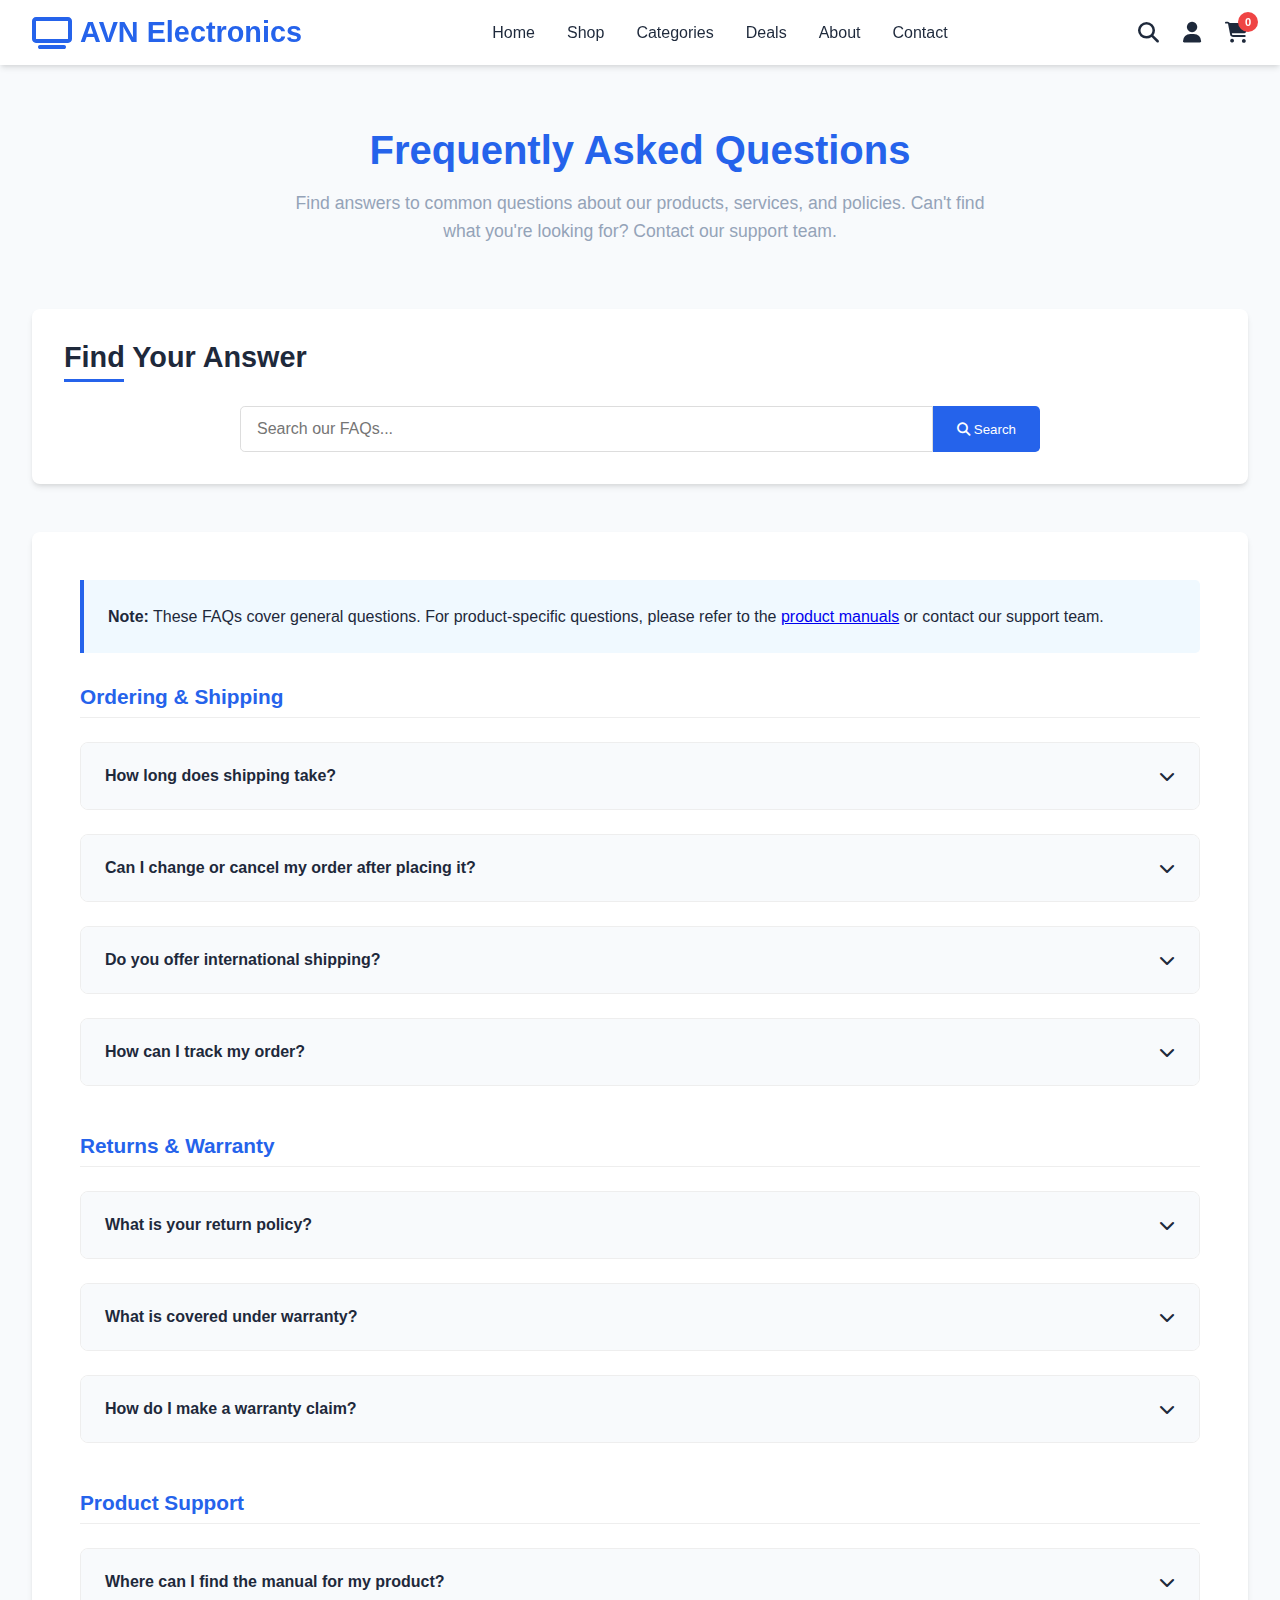
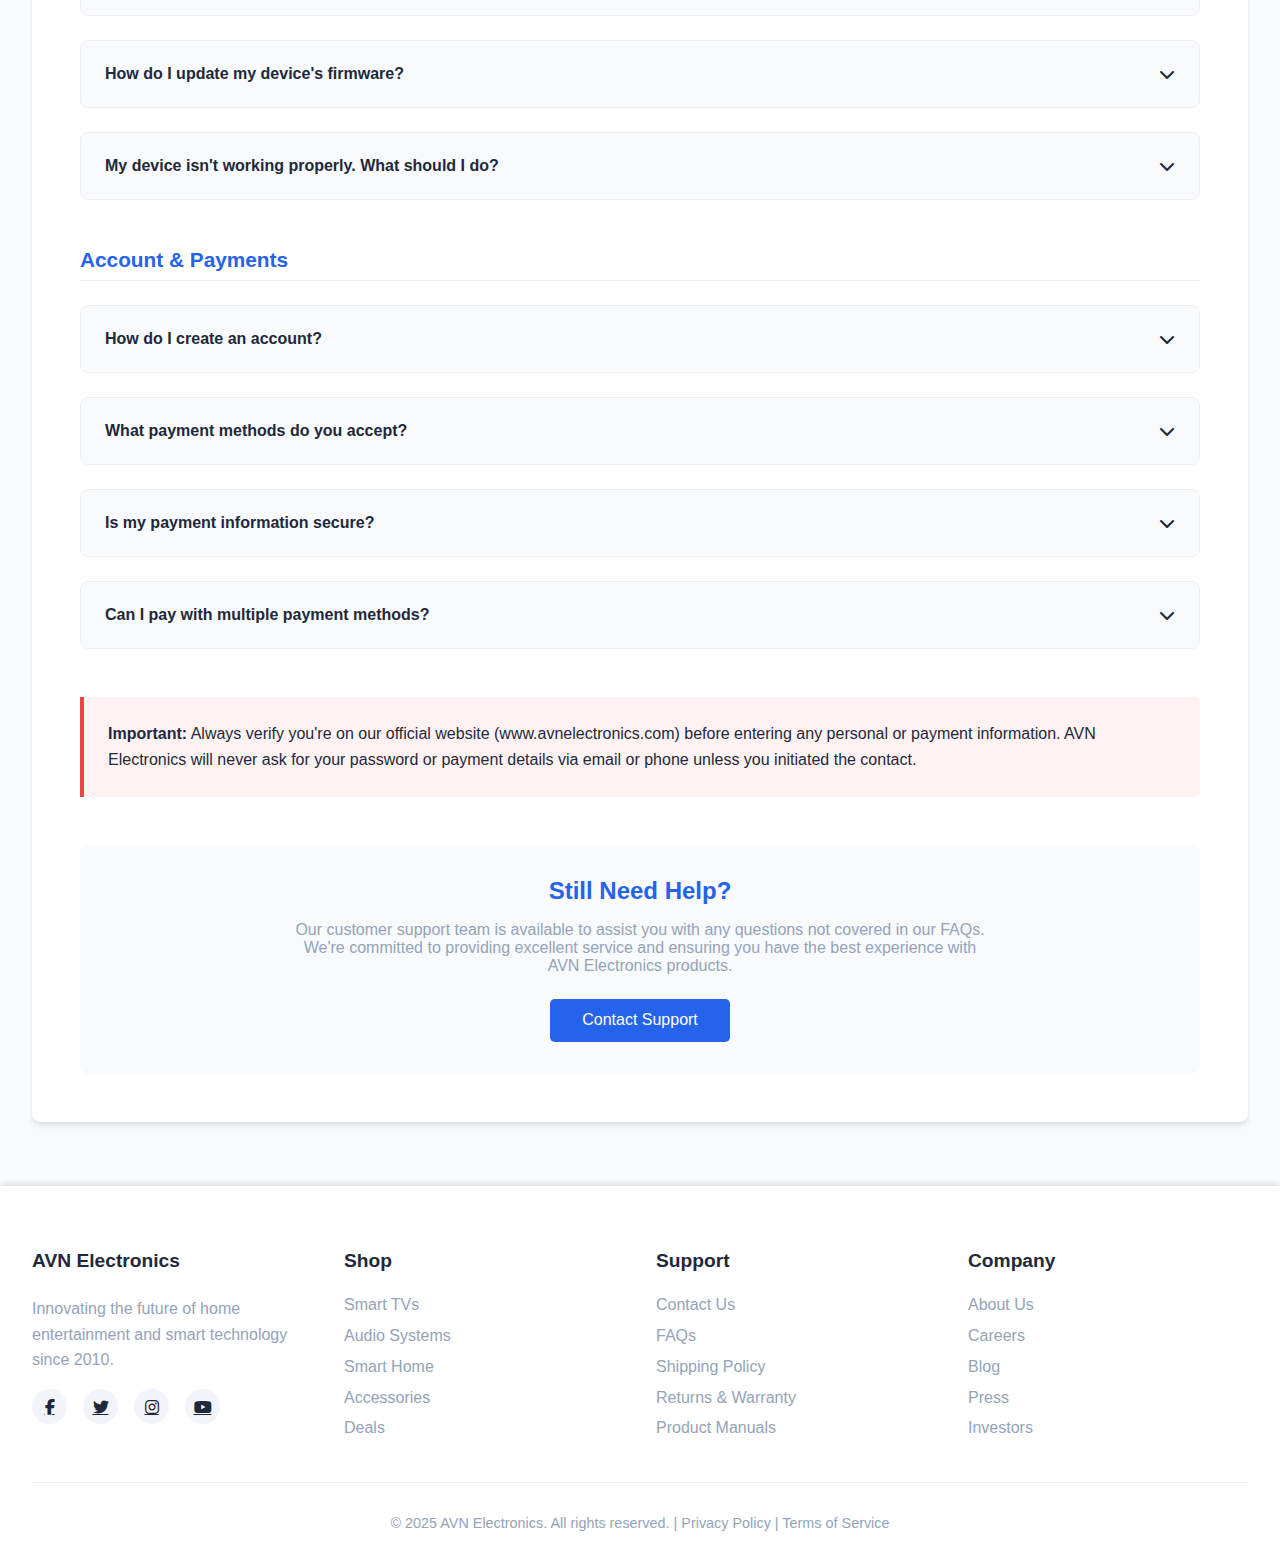
<file: faqs.html>
<!DOCTYPE html>
<html lang="en">
<head>
    <meta charset="UTF-8">
    <meta name="viewport" content="width=device-width, initial-scale=1.0">
    <title>FAQs - AVN Electronics</title>
    <link rel="stylesheet" href="https://cdnjs.cloudflare.com/ajax/libs/font-awesome/6.4.0/css/all.min.css">
    <style>
        :root {
            --primary: #2563eb;
            --primary-dark: #1d4ed8;
            --dark: #1e293b;
            --light: #f8fafc;
            --gray: #94a3b8;
            --red: #ef4444;
            --green: #10b981;
            --shadow: 0 4px 6px -1px rgba(0, 0, 0, 0.1), 0 2px 4px -1px rgba(0, 0, 0, 0.06);
            --transition: all 0.3s ease;
        }

        * {
            margin: 0;
            padding: 0;
            box-sizing: border-box;
            font-family: 'Segoe UI', Tahoma, Geneva, Verdana, sans-serif;
        }

        html {
            scroll-behavior: smooth;
        }

        body {
            background-color: var(--light);
            color: var(--dark);
            overflow-x: hidden;
        }

        /* Header Styles */
        header {
            background-color: white;
            box-shadow: var(--shadow);
            position: fixed;
            width: 100%;
            top: 0;
            z-index: 1000;
            padding: 1rem 2rem;
        }

        .navbar {
            display: flex;
            justify-content: space-between;
            align-items: center;
            max-width: 1400px;
            margin: 0 auto;
        }

        .logo {
            font-size: 1.8rem;
            font-weight: 700;
            color: var(--primary);
            text-decoration: none;
            display: flex;
            align-items: center;
            gap: 0.5rem;
        }

        .logo i {
            font-size: 2rem;
        }

        .nav-links {
            display: flex;
            gap: 2rem;
        }

        .nav-links a {
            text-decoration: none;
            color: var(--dark);
            font-weight: 500;
            transition: var(--transition);
            position: relative;
        }

        .nav-links a:hover {
            color: var(--primary);
        }

        .nav-links a::after {
            content: '';
            position: absolute;
            bottom: -5px;
            left: 0;
            width: 0;
            height: 2px;
            background-color: var(--primary);
            transition: var(--transition);
        }

        .nav-links a:hover::after {
            width: 100%;
        }

        .nav-actions {
            display: flex;
            gap: 1.5rem;
            align-items: center;
        }

        .nav-actions i {
            font-size: 1.3rem;
            cursor: pointer;
            transition: var(--transition);
        }

        .nav-actions i:hover {
            color: var(--primary);
        }

        .cart-count {
            position: absolute;
            top: -10px;
            right: -10px;
            background-color: var(--red);
            color: white;
            border-radius: 50%;
            width: 20px;
            height: 20px;
            display: flex;
            align-items: center;
            justify-content: center;
            font-size: 0.7rem;
            font-weight: bold;
        }

        .cart-icon {
            position: relative;
        }

        .mobile-menu-btn {
            display: none;
            background: none;
            border: none;
            font-size: 1.5rem;
            cursor: pointer;
            color: var(--dark);
        }

        /* Main Content */
        .faq-container {
            max-width: 1400px;
            margin: 0 auto;
            padding: 8rem 2rem 4rem;
        }

        /* Hero Section */
        .faq-hero {
            text-align: center;
            margin-bottom: 4rem;
        }

        .faq-hero h1 {
            font-size: 2.5rem;
            margin-bottom: 1rem;
            color: var(--primary);
        }

        .faq-hero p {
            color: var(--gray);
            font-size: 1.1rem;
            max-width: 700px;
            margin: 0 auto;
            line-height: 1.6;
        }

        /* Search Section */
        .search-section {
            background-color: white;
            border-radius: 0.5rem;
            padding: 2rem;
            box-shadow: var(--shadow);
            margin-bottom: 3rem;
        }

        .search-form {
            display: flex;
            max-width: 800px;
            margin: 0 auto;
        }

        .search-input {
            flex: 1;
            padding: 0.8rem 1rem;
            border: 1px solid #ddd;
            border-radius: 0.3rem 0 0 0.3rem;
            font-size: 1rem;
            outline: none;
            transition: var(--transition);
        }

        .search-input:focus {
            border-color: var(--primary);
        }

        .search-btn {
            background-color: var(--primary);
            color: white;
            border: none;
            padding: 0 1.5rem;
            border-radius: 0 0.3rem 0.3rem 0;
            cursor: pointer;
            transition: var(--transition);
        }

        .search-btn:hover {
            background-color: var(--primary-dark);
        }

        /* FAQ Content */
        .faq-content {
            background-color: white;
            border-radius: 0.5rem;
            padding: 3rem;
            box-shadow: var(--shadow);
        }

        .section-title {
            font-size: 1.8rem;
            margin-bottom: 1.5rem;
            color: var(--dark);
            position: relative;
            padding-bottom: 0.5rem;
        }

        .section-title::after {
            content: '';
            position: absolute;
            bottom: 0;
            left: 0;
            width: 60px;
            height: 3px;
            background-color: var(--primary);
        }

        .faq-category {
            margin-bottom: 3rem;
        }

        .faq-category h3 {
            font-size: 1.3rem;
            margin-bottom: 1.5rem;
            color: var(--primary);
            padding-bottom: 0.5rem;
            border-bottom: 1px solid #eee;
        }

        .faq-item {
            margin-bottom: 1.5rem;
            border: 1px solid #eee;
            border-radius: 0.5rem;
            overflow: hidden;
            transition: var(--transition);
        }

        .faq-item.active {
            border-color: var(--primary);
            box-shadow: 0 0 0 1px var(--primary);
        }

        .faq-question {
            padding: 1.5rem;
            background-color: #f8fafc;
            cursor: pointer;
            display: flex;
            justify-content: space-between;
            align-items: center;
            font-weight: 600;
            transition: var(--transition);
        }

        .faq-question:hover {
            background-color: #f1f5f9;
        }

        .faq-question i {
            transition: var(--transition);
        }

        .faq-item.active .faq-question i {
            transform: rotate(180deg);
        }

        .faq-answer {
            padding: 0 1.5rem;
            max-height: 0;
            overflow: hidden;
            transition: var(--transition);
        }

        .faq-item.active .faq-answer {
            padding: 1.5rem;
            max-height: 500px;
        }

        .faq-answer p {
            line-height: 1.6;
            margin-bottom: 1rem;
        }

        .faq-answer ul, .faq-answer ol {
            margin-left: 1.5rem;
            margin-bottom: 1rem;
        }

        .faq-answer li {
            margin-bottom: 0.5rem;
            line-height: 1.6;
        }

        .note-box {
            background-color: #f0f9ff;
            border-left: 4px solid var(--primary);
            padding: 1.5rem;
            margin-bottom: 2rem;
            border-radius: 0 0.3rem 0.3rem 0;
        }

        .warning-box {
            background-color: #fef2f2;
            border-left: 4px solid var(--red);
            padding: 1.5rem;
            margin-bottom: 2rem;
            border-radius: 0 0.3rem 0.3rem 0;
        }

        .note-box p, .warning-box p {
            color: var(--dark);
            line-height: 1.6;
        }

        .contact-prompt {
            text-align: center;
            margin-top: 3rem;
            padding: 2rem;
            background-color: #f8fafc;
            border-radius: 0.5rem;
        }

        .contact-prompt h3 {
            font-size: 1.5rem;
            margin-bottom: 1rem;
            color: var(--primary);
        }

        .contact-prompt p {
            margin-bottom: 1.5rem;
            color: var(--gray);
            max-width: 700px;
            margin-left: auto;
            margin-right: auto;
        }

        .contact-btn {
            display: inline-block;
            background-color: var(--primary);
            color: white;
            padding: 0.8rem 2rem;
            border-radius: 0.3rem;
            text-decoration: none;
            font-weight: 500;
            transition: var(--transition);
        }

        .contact-btn:hover {
            background-color: var(--primary-dark);
            transform: translateY(-2px);
        }

        /* Mobile Menu */
        .mobile-menu {
            position: fixed;
            top: 0;
            right: -100%;
            width: 80%;
            max-width: 350px;
            height: 100vh;
            background-color: white;
            box-shadow: -5px 0 15px rgba(0, 0, 0, 0.1);
            z-index: 1001;
            transition: var(--transition);
            padding: 2rem;
            overflow-y: auto;
        }

        .mobile-menu.active {
            right: 0;
        }

        .mobile-menu-header {
            display: flex;
            justify-content: space-between;
            align-items: center;
            margin-bottom: 2rem;
            padding-bottom: 1rem;
            border-bottom: 1px solid #eee;
        }

        .close-menu {
            background: none;
            border: none;
            font-size: 1.5rem;
            cursor: pointer;
            color: var(--dark);
        }

        .mobile-nav-links {
            list-style: none;
            margin-bottom: 2rem;
        }

        .mobile-nav-links li {
            margin-bottom: 1rem;
        }

        .mobile-nav-links a {
            text-decoration: none;
            color: var(--dark);
            font-size: 1.1rem;
            font-weight: 500;
            display: block;
            padding: 0.5rem 0;
            transition: var(--transition);
        }

        .mobile-nav-links a:hover {
            color: var(--primary);
            padding-left: 10px;
        }

        .mobile-nav-actions {
            display: flex;
            gap: 1rem;
            margin-top: 2rem;
        }

        /* Overlay */
        .overlay {
            position: fixed;
            top: 0;
            left: 0;
            width: 100%;
            height: 100%;
            background-color: rgba(0, 0, 0, 0.5);
            z-index: 1000;
            opacity: 0;
            pointer-events: none;
            transition: var(--transition);
        }

        .overlay.active {
            opacity: 1;
            pointer-events: all;
        }

        /* Footer */
        footer {
            background-color: white;
            padding: 4rem 2rem 2rem;
            box-shadow: 0 -4px 6px -1px rgba(0, 0, 0, 0.1);
        }

        .footer-content {
            max-width: 1400px;
            margin: 0 auto;
            display: grid;
            grid-template-columns: repeat(auto-fit, minmax(200px, 1fr));
            gap: 2rem;
            margin-bottom: 2rem;
        }

        .footer-column h3 {
            font-size: 1.2rem;
            margin-bottom: 1.5rem;
            color: var(--dark);
        }

        .footer-column p {
            color: var(--gray);
            line-height: 1.6;
            margin-bottom: 1rem;
        }

        .footer-social {
            display: flex;
            gap: 1rem;
        }

        .footer-social a {
            width: 35px;
            height: 35px;
            border-radius: 50%;
            background-color: #f1f5f9;
            display: flex;
            align-items: center;
            justify-content: center;
            color: var(--dark);
            transition: var(--transition);
        }

        .footer-social a:hover {
            background-color: var(--primary);
            color: white;
        }

        .footer-column ul {
            list-style: none;
        }

        .footer-column ul li {
            margin-bottom: 0.8rem;
        }

        .footer-column ul li a {
            text-decoration: none;
            color: var(--gray);
            transition: var(--transition);
        }

        .footer-column ul li a:hover {
            color: var(--primary);
            padding-left: 5px;
        }

        .footer-bottom {
            max-width: 1400px;
            margin: 0 auto;
            padding-top: 2rem;
            border-top: 1px solid #eee;
            text-align: center;
            color: var(--gray);
            font-size: 0.9rem;
        }

        .footer-bottom a {
            color: var(--gray);
            text-decoration: none;
            transition: var(--transition);
        }

        .footer-bottom a:hover {
            color: var(--primary);
        }

        /* Responsive Styles */
        @media (max-width: 992px) {
            .nav-links {
                display: none;
            }

            .mobile-menu-btn {
                display: block;
            }

            .faq-container {
                padding-top: 6rem;
            }

            .faq-content {
                padding: 2rem;
            }
        }

        @media (max-width: 768px) {
            .navbar {
                padding: 1rem;
            }

            .faq-hero h1 {
                font-size: 2rem;
            }

            .section-title {
                font-size: 1.5rem;
            }

            .search-form {
                flex-direction: column;
            }

            .search-input {
                border-radius: 0.3rem;
                margin-bottom: 0.5rem;
            }

            .search-btn {
                border-radius: 0.3rem;
                padding: 0.8rem;
            }
        }

        @media (max-width: 576px) {
            .logo {
                font-size: 1.5rem;
            }

            .logo i {
                font-size: 1.7rem;
            }

            .faq-container {
                padding: 5rem 1rem 3rem;
            }

            .faq-hero h1 {
                font-size: 1.8rem;
            }

            .section-title {
                font-size: 1.3rem;
            }

            .faq-content {
                padding: 1.5rem;
            }

            .faq-question {
                padding: 1rem;
            }

            .faq-item.active .faq-answer {
                padding: 1rem;
            }
        }
    </style>
</head>
<body>
    <!-- Header -->
    <header>
        <nav class="navbar">
            <a href="index.html" class="logo">
                <i class="fas fa-tv"></i>
                <span>AVN Electronics</span>
            </a>

            <div class="nav-links">
                <a href="index.html">Home</a>
                <a href="shop.html">Shop</a>
                <a href="#">Categories</a>
                <a href="deals.html">Deals</a>
                <a href="about.html">About</a>
                <a href="contact.html">Contact</a>
            </div>

            <div class="nav-actions">
                <i class="fas fa-search"></i>
                <i class="fas fa-user"></i>
                <div class="cart-icon">
                    <i class="fas fa-shopping-cart"></i>
                    <span class="cart-count">0</span>
                </div>
                <button class="mobile-menu-btn">
                    <i class="fas fa-bars"></i>
                </button>
            </div>
        </nav>
    </header>

    <!-- Mobile Menu -->
    <div class="mobile-menu">
        <div class="mobile-menu-header">
            <a href="index.html" class="logo">
                <i class="fas fa-tv"></i>
                <span>AVN Electronics</span>
            </a>
            <button class="close-menu">
                <i class="fas fa-times"></i>
            </button>
        </div>

        <ul class="mobile-nav-links">
            <li><a href="index.html">Home</a></li>
            <li><a href="shop.html">Shop</a></li>
            <li><a href="#">Categories</a></li>
            <li><a href="deals.html">Deals</a></li>
            <li><a href="about.html">About</a></li>
            <li><a href="contact.html">Contact</a></li>
        </ul>

        <div class="mobile-nav-actions">
            <a href="#" class="btn">Login</a>
            <a href="#" class="btn btn-outline">Register</a>
        </div>
    </div>
    <div class="overlay"></div>

    <!-- Main Content -->
    <main class="faq-container">
        <!-- Hero Section -->
        <section class="faq-hero">
            <h1>Frequently Asked Questions</h1>
            <p>Find answers to common questions about our products, services, and policies. Can't find what you're looking for? Contact our support team.</p>
        </section>

        <!-- Search Section -->
        <section class="search-section">
            <h2 class="section-title">Find Your Answer</h2>
            <form class="search-form">
                <input type="text" class="search-input" placeholder="Search our FAQs...">
                <button type="submit" class="search-btn">
                    <i class="fas fa-search"></i> Search
                </button>
            </form>
        </section>

        <!-- FAQ Content -->
        <div class="faq-content">
            <div class="note-box">
                <p><strong>Note:</strong> These FAQs cover general questions. For product-specific questions, please refer to the <a href="manuals.html">product manuals</a> or contact our support team.</p>
            </div>

            <div class="faq-category">
                <h3>Ordering & Shipping</h3>
                
                <div class="faq-item">
                    <div class="faq-question">
                        <span>How long does shipping take?</span>
                        <i class="fas fa-chevron-down"></i>
                    </div>
                    <div class="faq-answer">
                        <p>Shipping times vary depending on your location and the shipping method selected at checkout:</p>
                        <ul>
                            <li><strong>Standard Shipping:</strong> 3-5 business days</li>
                            <li><strong>Express Shipping:</strong> 1-2 business days</li>
                            <li><strong>International Shipping:</strong> 7-14 business days</li>
                        </ul>
                        <p>You'll receive a tracking number via email once your order ships. During peak seasons or holidays, delivery times may be slightly longer.</p>
                    </div>
                </div>
                
                <div class="faq-item">
                    <div class="faq-question">
                        <span>Can I change or cancel my order after placing it?</span>
                        <i class="fas fa-chevron-down"></i>
                    </div>
                    <div class="faq-answer">
                        <p>We process orders quickly to ensure fast delivery, so changes or cancellations must be requested within 1 hour of placing your order. Please contact our customer service immediately at <a href="mailto:support@avnelectronics.com">support@avnelectronics.com</a> or call us at 1-800-AVN-HELP with your order number ready.</p>
                        <p>If your order has already shipped, you may need to refuse delivery or return it following our return policy.</p>
                    </div>
                </div>
                
                <div class="faq-item">
                    <div class="faq-question">
                        <span>Do you offer international shipping?</span>
                        <i class="fas fa-chevron-down"></i>
                    </div>
                    <div class="faq-answer">
                        <p>Yes, we ship to most countries worldwide. International shipping rates and delivery times vary by destination. During checkout, you'll see the available shipping options and costs for your location.</p>
                        <p>Please note that international orders may be subject to customs fees, import duties, and taxes, which are the responsibility of the recipient. These charges vary by country and are not included in the product price or shipping cost.</p>
                    </div>
                </div>
                
                <div class="faq-item">
                    <div class="faq-question">
                        <span>How can I track my order?</span>
                        <i class="fas fa-chevron-down"></i>
                    </div>
                    <div class="faq-answer">
                        <p>Once your order has shipped, you'll receive an email with your tracking number and a link to track your package. You can also track your order by logging into your account on our website and viewing your order history.</p>
                        <p>If you're having trouble tracking your package or haven't received your tracking information within 2 business days of placing your order, please contact our customer service team for assistance.</p>
                    </div>
                </div>
            </div>

            <div class="faq-category">
                <h3>Returns & Warranty</h3>
                
                <div class="faq-item">
                    <div class="faq-question">
                        <span>What is your return policy?</span>
                        <i class="fas fa-chevron-down"></i>
                    </div>
                    <div class="faq-answer">
                        <p>We offer a 30-day return policy for most products. To be eligible for a return:</p>
                        <ul>
                            <li>The item must be unused and in the same condition as received</li>
                            <li>It must be in the original packaging with all accessories</li>
                            <li>A proof of purchase or receipt is required</li>
                        </ul>
                        <p>Some products have different policies or requirements (e.g., special order items, software). Please check the product page for specific return information.</p>
                        <p>To initiate a return, please visit our <a href="returns.html">Returns Center</a> or contact our customer service team.</p>
                    </div>
                </div>
                
                <div class="faq-item">
                    <div class="faq-question">
                        <span>What is covered under warranty?</span>
                        <i class="fas fa-chevron-down"></i>
                    </div>
                    <div class="faq-answer">
                        <p>AVN Electronics products come with a limited warranty that covers defects in materials and workmanship under normal use. The warranty period varies by product but is typically:</p>
                        <ul>
                            <li>1 year for most electronics</li>
                            <li>2 years for premium products</li>
                            <li>90 days for accessories</li>
                        </ul>
                        <p>The warranty does not cover damage caused by accidents, misuse, unauthorized modifications, or normal wear and tear. For complete warranty terms, please refer to the warranty documentation included with your product or visit our <a href="#">Warranty Information</a> page.</p>
                    </div>
                </div>
                
                <div class="faq-item">
                    <div class="faq-question">
                        <span>How do I make a warranty claim?</span>
                        <i class="fas fa-chevron-down"></i>
                    </div>
                    <div class="faq-answer">
                        <p>To make a warranty claim:</p>
                        <ol>
                            <li>Gather your proof of purchase (receipt or order confirmation) and the product's serial number</li>
                            <li>Visit our <a href="#">Warranty Service</a> page and complete the warranty claim form</li>
                            <li>Our support team will review your claim and provide instructions for repair or replacement</li>
                        </ol>
                        <p>For faster service, you may also contact our customer support team directly at 1-800-AVN-HELP. Please have your product model number and purchase information ready when you call.</p>
                    </div>
                </div>
            </div>

            <div class="faq-category">
                <h3>Product Support</h3>
                
                <div class="faq-item">
                    <div class="faq-question">
                        <span>Where can I find the manual for my product?</span>
                        <i class="fas fa-chevron-down"></i>
                    </div>
                    <div class="faq-answer">
                        <p>Product manuals are available on our <a href="manuals.html">Product Manuals</a> page. You can search by product name or model number to find the specific manual for your device.</p>
                        <p>If you can't find your manual online, please contact our support team with your product model number and we'll be happy to assist you.</p>
                    </div>
                </div>
                
                <div class="faq-item">
                    <div class="faq-question">
                        <span>How do I update my device's firmware?</span>
                        <i class="fas fa-chevron-down"></i>
                    </div>
                    <div class="faq-answer">
                        <p>Firmware updates are available on our <a href="#">Firmware Updates</a> page. To update your device:</p>
                        <ol>
                            <li>Check your current firmware version in your device's settings menu</li>
                            <li>Download the appropriate firmware file for your model</li>
                            <li>Follow the instructions in the firmware update guide</li>
                        </ol>
                        <p>Some devices support over-the-air (OTA) updates that can be installed directly through the device's menu system. We recommend keeping your firmware updated for optimal performance and security.</p>
                    </div>
                </div>
                
                <div class="faq-item">
                    <div class="faq-question">
                        <span>My device isn't working properly. What should I do?</span>
                        <i class="fas fa-chevron-down"></i>
                    </div>
                    <div class="faq-answer">
                        <p>For troubleshooting assistance:</p>
                        <ol>
                            <li>Check the <a href="manuals.html">product manual</a> for troubleshooting tips specific to your device</li>
                            <li>Ensure your device has the latest firmware update</li>
                            <li>Try resetting the device to factory settings (back up any important data first)</li>
                            <li>If the issue persists, contact our <a href="contact.html">Technical Support</a> team</li>
                        </ol>
                        <p>When contacting support, please have your product model number, serial number, and a detailed description of the issue ready. This will help us assist you more efficiently.</p>
                    </div>
                </div>
            </div>

            <div class="faq-category">
                <h3>Account & Payments</h3>
                
                <div class="faq-item">
                    <div class="faq-question">
                        <span>How do I create an account?</span>
                        <i class="fas fa-chevron-down"></i>
                    </div>
                    <div class="faq-answer">
                        <p>Creating an account is easy and provides benefits like order tracking, faster checkout, and exclusive offers:</p>
                        <ol>
                            <li>Click "Account" or "Sign In" at the top of any page</li>
                            <li>Select "Create Account"</li>
                            <li>Enter your email address and create a password</li>
                            <li>Complete your profile information (optional)</li>
                        </ol>
                        <p>You can also create an account during checkout by selecting the option to save your information for future purchases.</p>
                    </div>
                </div>
                
                <div class="faq-item">
                    <div class="faq-question">
                        <span>What payment methods do you accept?</span>
                        <i class="fas fa-chevron-down"></i>
                    </div>
                    <div class="faq-answer">
                        <p>We accept the following payment methods:</p>
                        <ul>
                            <li>All major credit cards (Visa, Mastercard, American Express, Discover)</li>
                            <li>PayPal</li>
                            <li>Apple Pay</li>
                            <li>Google Pay</li>
                            <li>AVN Electronics Gift Cards</li>
                        </ul>
                        <p>For business or education purchases, we also accept purchase orders (subject to approval). Please contact our sales team for more information.</p>
                    </div>
                </div>
                
                <div class="faq-item">
                    <div class="faq-question">
                        <span>Is my payment information secure?</span>
                        <i class="fas fa-chevron-down"></i>
                    </div>
                    <div class="faq-answer">
                        <p>Yes, we take security seriously. All payment transactions are encrypted using SSL technology and processed through PCI-compliant payment processors. We do not store full credit card numbers on our servers.</p>
                        <p>For added security, we recommend using payment methods with built-in fraud protection like credit cards or PayPal. You can also enable two-factor authentication on your AVN Electronics account for additional security.</p>
                    </div>
                </div>
                
                <div class="faq-item">
                    <div class="faq-question">
                        <span>Can I pay with multiple payment methods?</span>
                        <i class="fas fa-chevron-down"></i>
                    </div>
                    <div class="faq-answer">
                        <p>Currently, our system only accepts one payment method per order. However, you can:</p>
                        <ul>
                            <li>Use a gift card balance first, then pay the remainder with another method</li>
                            <li>Split payment by placing multiple orders (though this may affect shipping costs)</li>
                            <li>Combine payment methods by using PayPal Balance with a linked bank account or credit card</li>
                        </ul>
                        <p>For large purchases, you may want to consider applying for our financing options, which allow you to pay over time.</p>
                    </div>
                </div>
            </div>

            <div class="warning-box">
                <p><strong>Important:</strong> Always verify you're on our official website (www.avnelectronics.com) before entering any personal or payment information. AVN Electronics will never ask for your password or payment details via email or phone unless you initiated the contact.</p>
            </div>

            <div class="contact-prompt">
                <h3>Still Need Help?</h3>
                <p>Our customer support team is available to assist you with any questions not covered in our FAQs. We're committed to providing excellent service and ensuring you have the best experience with AVN Electronics products.</p>
                <a href="contact.html" class="contact-btn">Contact Support</a>
            </div>
        </div>
    </main>

    <!-- Footer -->
    <footer>
        <div class="footer-content">
            <div class="footer-column">
                <h3>AVN Electronics</h3>
                <p>Innovating the future of home entertainment and smart technology since 2010.</p>
                <div class="footer-social">
                    <a href="#"><i class="fab fa-facebook-f"></i></a>
                    <a href="#"><i class="fab fa-twitter"></i></a>
                    <a href="#"><i class="fab fa-instagram"></i></a>
                    <a href="#"><i class="fab fa-youtube"></i></a>
                </div>
            </div>
            <div class="footer-column">
                <h3>Shop</h3>
                <ul>
                    <li><a href="smarttvs.html">Smart TVs</a></li>
                    <li><a href="audio.html">Audio Systems</a></li>
                    <li><a href="smarthome.html">Smart Home</a></li>
                    <li><a href="accessories.html">Accessories</a></li>
                    <li><a href="deals.html">Deals</a></li>
                </ul>
            </div>
            <div class="footer-column">
                <h3>Support</h3>
                <ul>
                    <li><a href="contact.html">Contact Us</a></li>
                    <li><a href="faqs.html">FAQs</a></li>
                    <li><a href="shippingpolicy.html">Shipping Policy</a></li>
                    <li><a href="warranty.html">Returns & Warranty</a></li>
                    <li><a href="manual.html">Product Manuals</a></li>
                </ul>
            </div>
            <div class="footer-column">
                <h3>Company</h3>
                <ul>
                    <li><a href="about.html">About Us</a></li>
                    <li><a href="careers.html">Careers</a></li>
                    <li><a href="blog.html">Blog</a></li>
                    <li><a href="press.html">Press</a></li>
                    <li><a href="investors.html">Investors</a></li>
                </ul>
            </div>
        </div>
        <div class="footer-bottom">
            <p>&copy; 2025 AVN Electronics. All rights reserved. | <a href="privacypolicy.html">Privacy Policy</a> | <a href="termsofservice.html">Terms of Service</a></p>
        </div>
    </footer>

    <script>
        // Mobile Menu Toggle
        const mobileMenuBtn = document.querySelector('.mobile-menu-btn');
        const mobileMenu = document.querySelector('.mobile-menu');
        const closeMenuBtn = document.querySelector('.close-menu');
        const overlay = document.querySelector('.overlay');

        mobileMenuBtn.addEventListener('click', () => {
            mobileMenu.classList.add('active');
            overlay.classList.add('active');
            document.body.style.overflow = 'hidden';
        });

        closeMenuBtn.addEventListener('click', () => {
            mobileMenu.classList.remove('active');
            overlay.classList.remove('active');
            document.body.style.overflow = '';
        });

        overlay.addEventListener('click', () => {
            mobileMenu.classList.remove('active');
            overlay.classList.remove('active');
            document.body.style.overflow = '';
        });

        // FAQ Accordion Functionality
        const faqItems = document.querySelectorAll('.faq-item');
        
        faqItems.forEach(item => {
            const question = item.querySelector('.faq-question');
            
            question.addEventListener('click', () => {
                // Close all other items
                faqItems.forEach(otherItem => {
                    if (otherItem !== item && otherItem.classList.contains('active')) {
                        otherItem.classList.remove('active');
                    }
                });
                
                // Toggle current item
                item.classList.toggle('active');
            });
        });

        // Simple search functionality
        const searchForm = document.querySelector('.search-form');
        searchForm.addEventListener('submit', function(e) {
            e.preventDefault();
            const searchTerm = this.querySelector('.search-input').value.toLowerCase();
            const faqQuestions = document.querySelectorAll('.faq-question');
            let foundMatch = false;
            
            faqQuestions.forEach(question => {
                const questionText = question.textContent.toLowerCase();
                const faqItem = question.closest('.faq-item');
                
                if (questionText.includes(searchTerm)) {
                    faqItem.style.display = 'block';
                    // Open the matching question and scroll to it
                    if (!foundMatch) {
                        faqItem.classList.add('active');
                        faqItem.scrollIntoView({ behavior: 'smooth', block: 'center' });
                        foundMatch = true;
                    }
                } else {
                    faqItem.style.display = 'none';
                }
            });
            
            // If no matches found, show message
            if (!foundMatch) {
                alert('No FAQs matched your search. Please try different keywords or contact our support team.');
                // Show all questions again
                faqQuestions.forEach(question => {
                    question.closest('.faq-item').style.display = 'block';
                });
            }
        });
    </script>
</body>
</html>
</file>
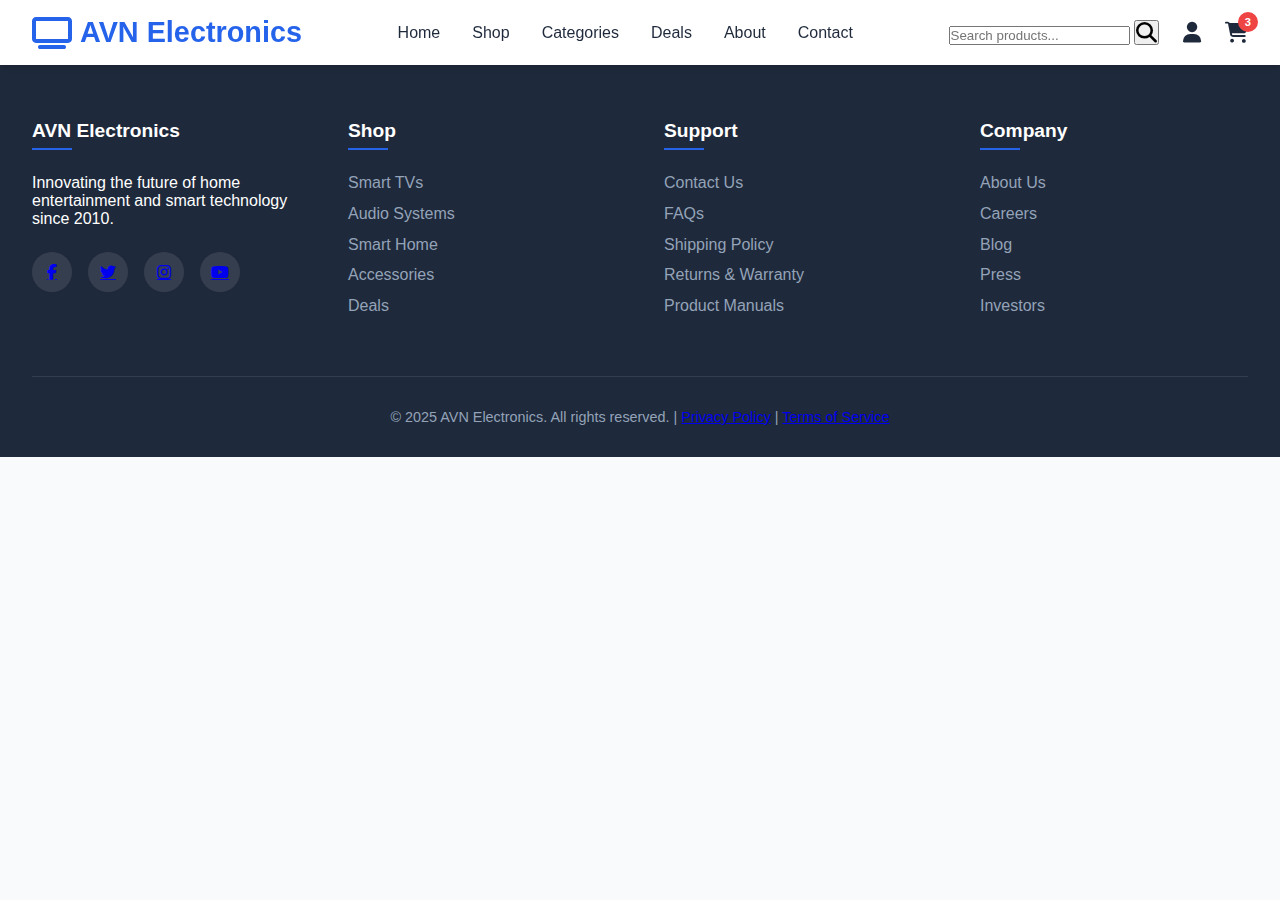
<file: search.html>
<!DOCTYPE html>
<html lang="en">
<head>
    <meta charset="UTF-8">
    <meta name="viewport" content="width=device-width, initial-scale=1.0">
    <title>AVN Electronics - Premium Audio-Visual & Smart Home Technology</title>
    <link rel="stylesheet" href="https://cdnjs.cloudflare.com/ajax/libs/font-awesome/6.4.0/css/all.min.css">
    <link rel="stylesheet" href="https://cdn.jsdelivr.net/npm/swiper@9/swiper-bundle.min.css">
    <link rel="stylesheet" href="style.css">
    <title>Search Results - AVN Electronics</title>
</head>
<body>
    <header>
        <nav class="navbar">
            <a href="#" class="logo">
                <i class="fas fa-tv"></i>
                <span>AVN Electronics</span>
            </a>

            <div class="nav-links">
                <a href="index.html">Home</a>
                <a href="shop.html">Shop</a>
                <a href="categories.html">Categories</a>
                <a href="deals.html">Deals</a>
                <a href="about.html">About</a>
                <a href="contact.html">Contact</a>
            </div>

            <div class="nav-actions">
                <!-- Replace your search icon with this -->
                <div class="header-search-container">
                    <form id="header-search-form" class="header-search-form">
                        <input type="text" id="header-search-input" class="header-search-input" 
                            placeholder="Search products..." autocomplete="off">
                        <button type="submit" class="header-search-btn">
                            <i class="fas fa-search"></i>
                        </button>
                        <div class="search-suggestions"></div>
                    </form>
                </div>
                <i class="fas fa-user"></i>
                <div class="cart-icon">
                    <i class="fas fa-shopping-cart"></i>
                    <span class="cart-count">3</span>
                </div>
                <button class="mobile-menu-btn">
                    <i class="fas fa-bars"></i>
                </button>
            </div>
        </nav>
    </header>

    <!-- Mobile Menu -->
    <div class="mobile-menu">
        <div class="mobile-menu-header">
            <a href="#" class="logo">
                <i class="fas fa-tv"></i>
                <span>AVN Electronics</span>
            </a>
            <button class="close-menu">
                <i class="fas fa-times"></i>
            </button>
        </div>

        <ul class="mobile-nav-links">
            <li><a href="index.html">Home</a></li>
            <li><a href="shop.html">Shop</a></li>
            <li><a href="categories.html">Categories</a></li>
            <li><a href="deals.html">Deals</a></li>
            <li><a href="about.html">About</a></li>
            <li><a href="contact.html">Contact</a></li>
        </ul>

        <div class="mobile-nav-actions">
            <a href="#" class="btn">Login</a>
            <a href="#" class="btn btn-outline">Register</a>
        </div>
    </div>
    <div class="overlay"></div>

    <main class="search-results-container">
        <div class="search-results-header">
            <h1>Search Results for "<span id="search-query"></span>"</h1>
            <p id="results-count"></p>
        </div>

        <div class="search-filters">
            <div class="filter-group">
                <label>Category:</label>
                <select id="category-filter">
                    <option value="all">All Categories</option>
                    <option value="tvs">Smart TVs</option>
                    <option value="audio">Audio Systems</option>
                    <option value="smart-home">Smart Home</option>
                </select>
            </div>
        </div>

        <div id="search-results" class="products-grid">
        </div>

        <div class="no-results" style="display: none;">
            <i class="fas fa-search fa-3x"></i>
            <h3>No products found</h3>
            <p>Try different search terms or browse our <a href="shop.html">products</a></p>
        </div>
    </main>

    <!-- Footer -->
    <footer>
        <div class="footer-content">
            <div class="footer-column">
                <h3>AVN Electronics</h3>
                <p>Innovating the future of home entertainment and smart technology since 2010.</p>
                <div class="footer-social">
                    <a href="#"><i class="fab fa-facebook-f"></i></a>
                    <a href="#"><i class="fab fa-twitter"></i></a>
                    <a href="#"><i class="fab fa-instagram"></i></a>
                    <a href="#"><i class="fab fa-youtube"></i></a>
                </div>
            </div>
            <div class="footer-column">
                <h3>Shop</h3>
                <ul>
                    <li><a href="smarttvs.html">Smart TVs</a></li>
                    <li><a href="audio.html">Audio Systems</a></li>
                    <li><a href="smarthome.html">Smart Home</a></li>
                    <li><a href="accessories.html">Accessories</a></li>
                    <li><a href="deals.html">Deals</a></li>
                </ul>
            </div>
            <div class="footer-column">
                <h3>Support</h3>
                <ul>
                    <li><a href="contact.html">Contact Us</a></li>
                    <li><a href="faqs.html">FAQs</a></li>
                    <li><a href="shippingpolicy.html">Shipping Policy</a></li>
                    <li><a href="warranty.html">Returns & Warranty</a></li>
                    <li><a href="manual.html">Product Manuals</a></li>
                </ul>
            </div>
            <div class="footer-column">
                <h3>Company</h3>
                <ul>
                    <li><a href="about.html">About Us</a></li>
                    <li><a href="careers.html">Careers</a></li>
                    <li><a href="blog.html">Blog</a></li>
                    <li><a href="press.html">Press</a></li>
                    <li><a href="investors.html">Investors</a></li>
                </ul>
            </div>
        </div>
        <div class="footer-bottom">
            <p>&copy; 2025 AVN Electronics. All rights reserved. | <a href="privacypolicy.html">Privacy Policy</a> | <a href="termsofservice.html">Terms of Service</a></p>
        </div>
    </footer>

    <script>
        document.addEventListener('DOMContentLoaded', function() {
            const urlParams = new URLSearchParams(window.location.search);
            const query = urlParams.get('q');
            document.getElementById('search-query').textContent = query;


            fetchSearchResults(query);
        });

        function fetchSearchResults(query) {
            // API call with timeout
            setTimeout(() => {
                // actual API call:
                // fetch(`/api/search?q=${encodeURIComponent(query)}`)
                //     .then(response => response.json())
                //     .then(data => displayResults(data));

                //using filtered sample data; demo
                const allProducts = [
                    { id: 1, name: "Quantum X Series TV", model: "QX-65UHD", category: "tvs", price: 1299.99, image: "https://via.placeholder.com/300" },
                    { id: 2, name: "Crystal 4K HDR TV", model: "CR-55HDR", category: "tvs", price: 899.99, image: "https://via.placeholder.com/300" },
                    { id: 3, name: "Surround 7.1 Audio System", model: "SR-7100", category: "audio", price: 499.99, image: "https://via.placeholder.com/300" }
                ];

                const filtered = allProducts.filter(product => 
                    product.name.toLowerCase().includes(query.toLowerCase()) || 
                    product.model.toLowerCase().includes(query.toLowerCase())
                );

                displayResults(filtered);
            }, 500);
        }

        function displayResults(products) {
            const resultsContainer = document.getElementById('search-results');
            const noResults = document.querySelector('.no-results');
            const resultsCount = document.getElementById('results-count');

            if (products.length === 0) {
                resultsContainer.style.display = 'none';
                noResults.style.display = 'block';
                resultsCount.textContent = '0 results found';
                return;
            }

            resultsCount.textContent = `${products.length} ${products.length === 1 ? 'result' : 'results'} found`;
            noResults.style.display = 'none';
            resultsContainer.style.display = 'grid';

            resultsContainer.innerHTML = products.map(product => `
                <div class="product-card">
                    <div class="product-image">
                        <img src="${product.image}" alt="${product.name}">
                    </div>
                    <h4 class="product-name">${product.name}</h4>
                    <p class="product-model">${product.model}</p>
                    <p class="product-price">$${product.price.toFixed(2)}</p>
                    <a href="product.html?id=${product.id}" class="view-product">View Product</a>
                </div>
            `).join('');
        }

        // Filter functionality
        document.getElementById('category-filter').addEventListener('change', function() {
            const category = this.value;
            const query = new URLSearchParams(window.location.search).get('q');
            
            if (category === 'all') {
                fetchSearchResults(query);
            } else {
                // Filter by category (in a real app, this would be an API call)
                fetchSearchResults(query).then(products => {
                    const filtered = products.filter(p => p.category === category);
                    displayResults(filtered);
                });
            }
        });
    </script>
</body>
</html>
</file>
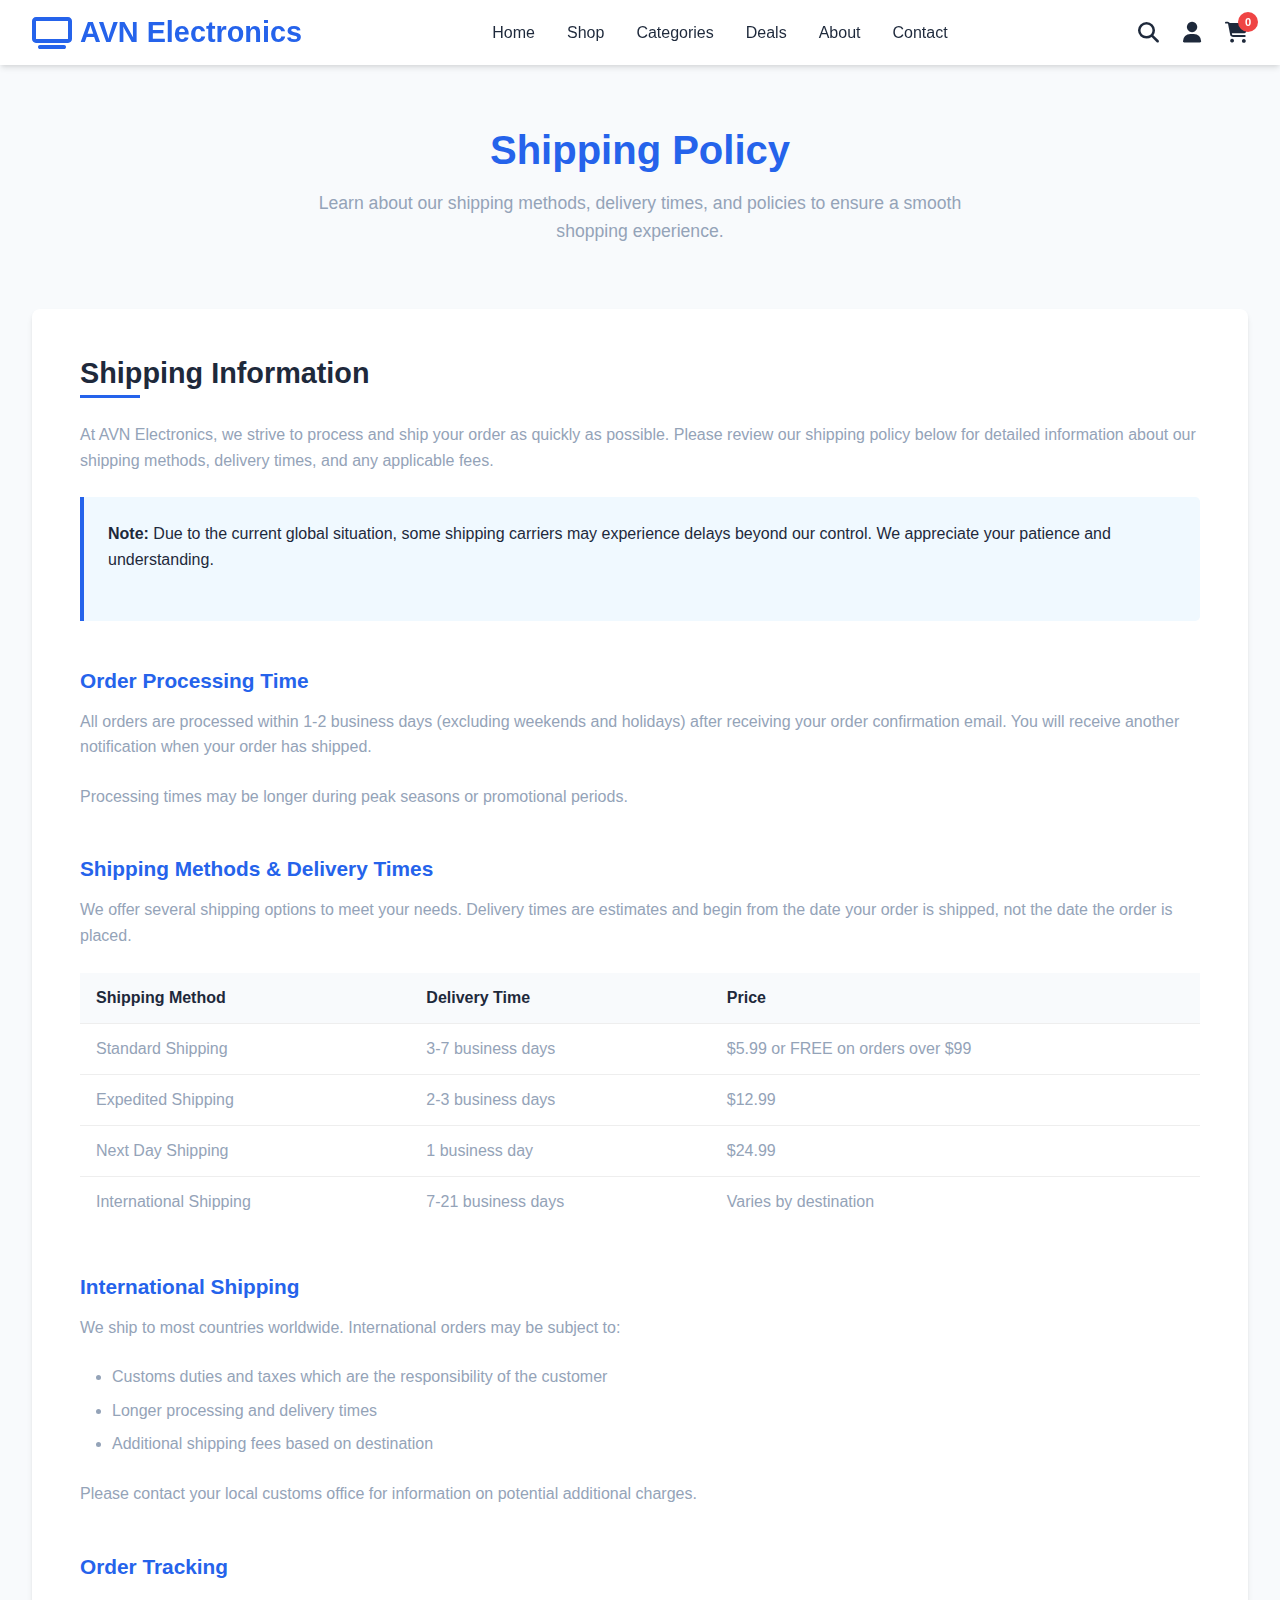
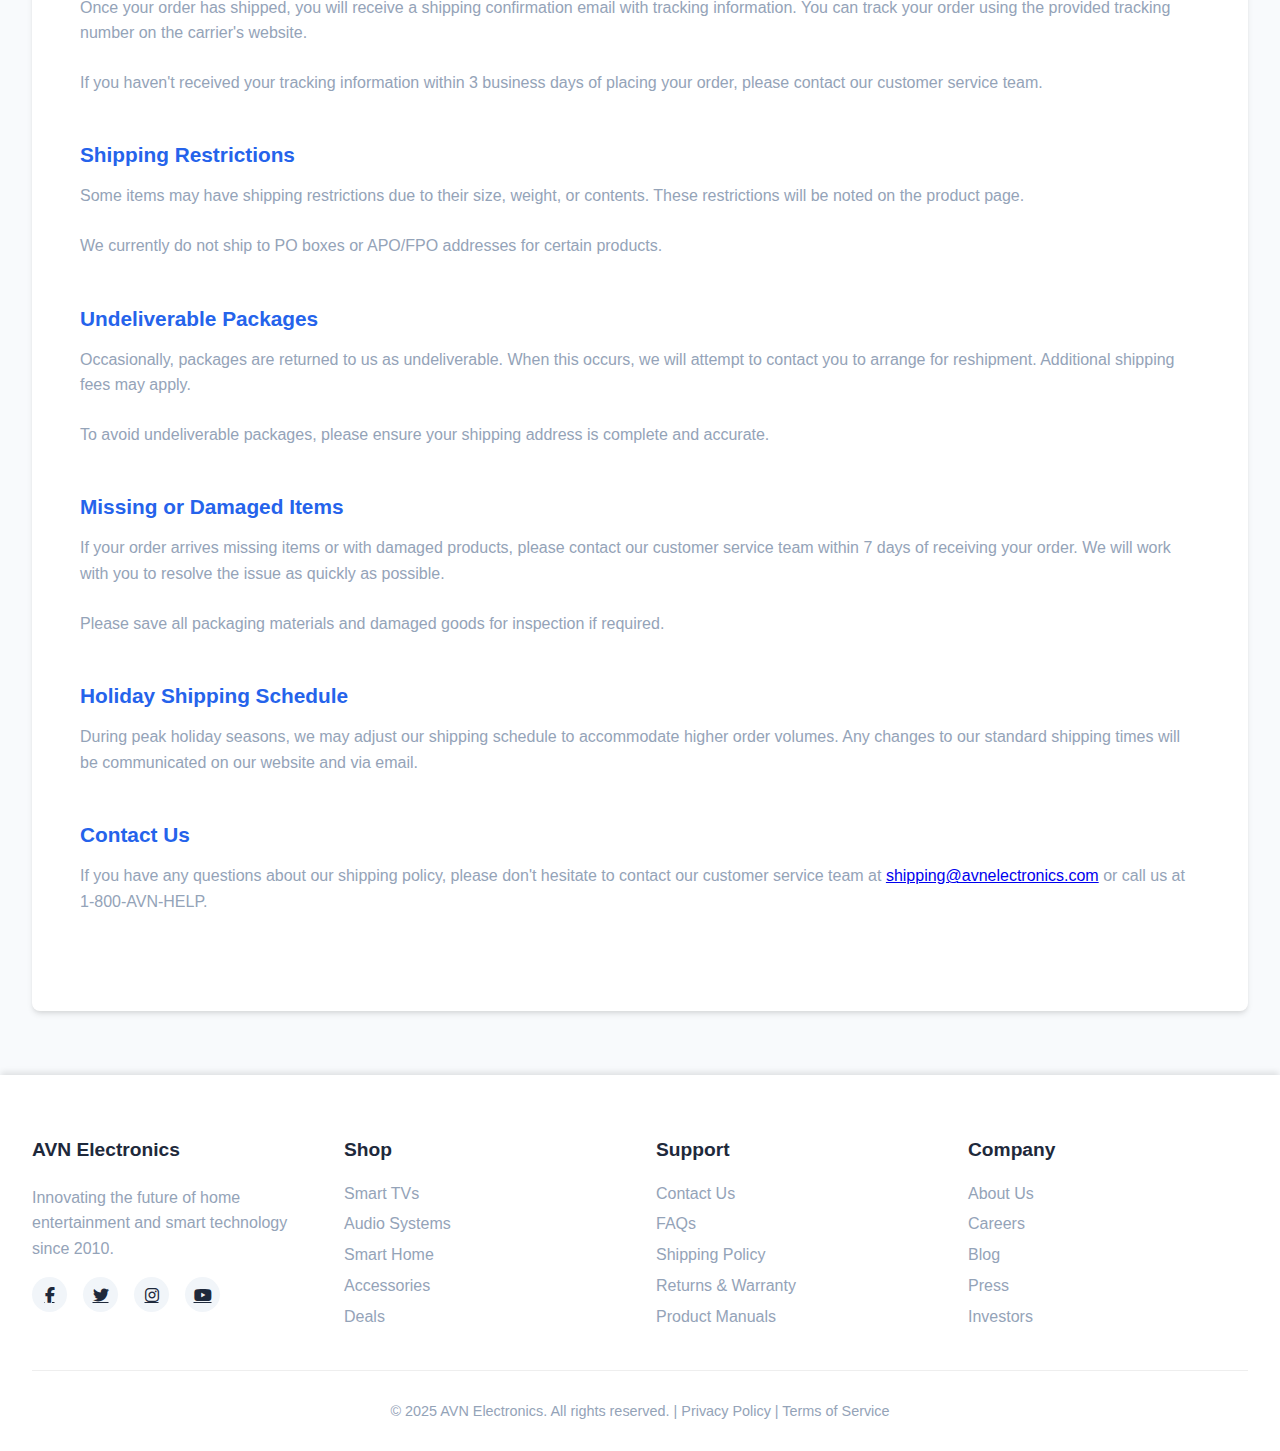
<file: shippingpolicy.html>
<!DOCTYPE html>
<html lang="en">
<head>
    <meta charset="UTF-8">
    <meta name="viewport" content="width=device-width, initial-scale=1.0">
    <title>Shipping Policy - AVN Electronics</title>
    <link rel="stylesheet" href="https://cdnjs.cloudflare.com/ajax/libs/font-awesome/6.4.0/css/all.min.css">
    <style>
        :root {
            --primary: #2563eb;
            --primary-dark: #1d4ed8;
            --dark: #1e293b;
            --light: #f8fafc;
            --gray: #94a3b8;
            --red: #ef4444;
            --shadow: 0 4px 6px -1px rgba(0, 0, 0, 0.1), 0 2px 4px -1px rgba(0, 0, 0, 0.06);
            --transition: all 0.3s ease;
        }

        * {
            margin: 0;
            padding: 0;
            box-sizing: border-box;
            font-family: 'Segoe UI', Tahoma, Geneva, Verdana, sans-serif;
        }

        html {
            scroll-behavior: smooth;
        }

        body {
            background-color: var(--light);
            color: var(--dark);
            overflow-x: hidden;
        }

        /* Header Styles */
        header {
            background-color: white;
            box-shadow: var(--shadow);
            position: fixed;
            width: 100%;
            top: 0;
            z-index: 1000;
            padding: 1rem 2rem;
        }

        .navbar {
            display: flex;
            justify-content: space-between;
            align-items: center;
            max-width: 1400px;
            margin: 0 auto;
        }

        .logo {
            font-size: 1.8rem;
            font-weight: 700;
            color: var(--primary);
            text-decoration: none;
            display: flex;
            align-items: center;
            gap: 0.5rem;
        }

        .logo i {
            font-size: 2rem;
        }

        .nav-links {
            display: flex;
            gap: 2rem;
        }

        .nav-links a {
            text-decoration: none;
            color: var(--dark);
            font-weight: 500;
            transition: var(--transition);
            position: relative;
        }

        .nav-links a:hover {
            color: var(--primary);
        }

        .nav-links a::after {
            content: '';
            position: absolute;
            bottom: -5px;
            left: 0;
            width: 0;
            height: 2px;
            background-color: var(--primary);
            transition: var(--transition);
        }

        .nav-links a:hover::after {
            width: 100%;
        }

        .nav-actions {
            display: flex;
            gap: 1.5rem;
            align-items: center;
        }

        .nav-actions i {
            font-size: 1.3rem;
            cursor: pointer;
            transition: var(--transition);
        }

        .nav-actions i:hover {
            color: var(--primary);
        }

        .cart-count {
            position: absolute;
            top: -10px;
            right: -10px;
            background-color: var(--red);
            color: white;
            border-radius: 50%;
            width: 20px;
            height: 20px;
            display: flex;
            align-items: center;
            justify-content: center;
            font-size: 0.7rem;
            font-weight: bold;
        }

        .cart-icon {
            position: relative;
        }

        .mobile-menu-btn {
            display: none;
            background: none;
            border: none;
            font-size: 1.5rem;
            cursor: pointer;
            color: var(--dark);
        }

        /* Main Content */
        .shipping-container {
            max-width: 1400px;
            margin: 0 auto;
            padding: 8rem 2rem 4rem;
        }

        /* Hero Section */
        .shipping-hero {
            text-align: center;
            margin-bottom: 4rem;
        }

        .shipping-hero h1 {
            font-size: 2.5rem;
            margin-bottom: 1rem;
            color: var(--primary);
        }

        .shipping-hero p {
            color: var(--gray);
            font-size: 1.1rem;
            max-width: 700px;
            margin: 0 auto;
            line-height: 1.6;
        }

        /* Shipping Content */
        .shipping-content {
            background-color: white;
            border-radius: 0.5rem;
            padding: 3rem;
            box-shadow: var(--shadow);
        }

        .section-title {
            font-size: 1.8rem;
            margin-bottom: 1.5rem;
            color: var(--dark);
            position: relative;
            padding-bottom: 0.5rem;
        }

        .section-title::after {
            content: '';
            position: absolute;
            bottom: 0;
            left: 0;
            width: 60px;
            height: 3px;
            background-color: var(--primary);
        }

        .shipping-info {
            margin-bottom: 3rem;
        }

        .shipping-info h3 {
            font-size: 1.3rem;
            margin-bottom: 1rem;
            color: var(--primary);
        }

        .shipping-info p {
            color: var(--gray);
            line-height: 1.6;
            margin-bottom: 1.5rem;
        }

        .shipping-info ul {
            margin-left: 2rem;
            margin-bottom: 1.5rem;
        }

        .shipping-info li {
            color: var(--gray);
            margin-bottom: 0.5rem;
            line-height: 1.6;
        }

        .shipping-table {
            width: 100%;
            border-collapse: collapse;
            margin-bottom: 2rem;
        }

        .shipping-table th, .shipping-table td {
            padding: 1rem;
            text-align: left;
            border-bottom: 1px solid #eee;
        }

        .shipping-table th {
            background-color: #f8fafc;
            font-weight: 600;
            color: var(--dark);
        }

        .shipping-table td {
            color: var(--gray);
        }

        .shipping-table tr:last-child td {
            border-bottom: none;
        }

        .note-box {
            background-color: #f0f9ff;
            border-left: 4px solid var(--primary);
            padding: 1.5rem;
            margin-bottom: 2rem;
            border-radius: 0 0.3rem 0.3rem 0;
        }

        .note-box p {
            color: var(--dark);
            line-height: 1.6;
        }

        /* Mobile Menu */
        .mobile-menu {
            position: fixed;
            top: 0;
            right: -100%;
            width: 80%;
            max-width: 350px;
            height: 100vh;
            background-color: white;
            box-shadow: -5px 0 15px rgba(0, 0, 0, 0.1);
            z-index: 1001;
            transition: var(--transition);
            padding: 2rem;
            overflow-y: auto;
        }

        .mobile-menu.active {
            right: 0;
        }

        .mobile-menu-header {
            display: flex;
            justify-content: space-between;
            align-items: center;
            margin-bottom: 2rem;
            padding-bottom: 1rem;
            border-bottom: 1px solid #eee;
        }

        .close-menu {
            background: none;
            border: none;
            font-size: 1.5rem;
            cursor: pointer;
            color: var(--dark);
        }

        .mobile-nav-links {
            list-style: none;
            margin-bottom: 2rem;
        }

        .mobile-nav-links li {
            margin-bottom: 1rem;
        }

        .mobile-nav-links a {
            text-decoration: none;
            color: var(--dark);
            font-size: 1.1rem;
            font-weight: 500;
            display: block;
            padding: 0.5rem 0;
            transition: var(--transition);
        }

        .mobile-nav-links a:hover {
            color: var(--primary);
            padding-left: 10px;
        }

        .mobile-nav-actions {
            display: flex;
            gap: 1rem;
            margin-top: 2rem;
        }

        /* Overlay */
        .overlay {
            position: fixed;
            top: 0;
            left: 0;
            width: 100%;
            height: 100%;
            background-color: rgba(0, 0, 0, 0.5);
            z-index: 1000;
            opacity: 0;
            pointer-events: none;
            transition: var(--transition);
        }

        .overlay.active {
            opacity: 1;
            pointer-events: all;
        }

        /* Footer */
        footer {
            background-color: white;
            padding: 4rem 2rem 2rem;
            box-shadow: 0 -4px 6px -1px rgba(0, 0, 0, 0.1);
        }

        .footer-content {
            max-width: 1400px;
            margin: 0 auto;
            display: grid;
            grid-template-columns: repeat(auto-fit, minmax(200px, 1fr));
            gap: 2rem;
            margin-bottom: 2rem;
        }

        .footer-column h3 {
            font-size: 1.2rem;
            margin-bottom: 1.5rem;
            color: var(--dark);
        }

        .footer-column p {
            color: var(--gray);
            line-height: 1.6;
            margin-bottom: 1rem;
        }

        .footer-social {
            display: flex;
            gap: 1rem;
        }

        .footer-social a {
            width: 35px;
            height: 35px;
            border-radius: 50%;
            background-color: #f1f5f9;
            display: flex;
            align-items: center;
            justify-content: center;
            color: var(--dark);
            transition: var(--transition);
        }

        .footer-social a:hover {
            background-color: var(--primary);
            color: white;
        }

        .footer-column ul {
            list-style: none;
        }

        .footer-column ul li {
            margin-bottom: 0.8rem;
        }

        .footer-column ul li a {
            text-decoration: none;
            color: var(--gray);
            transition: var(--transition);
        }

        .footer-column ul li a:hover {
            color: var(--primary);
            padding-left: 5px;
        }

        .footer-bottom {
            max-width: 1400px;
            margin: 0 auto;
            padding-top: 2rem;
            border-top: 1px solid #eee;
            text-align: center;
            color: var(--gray);
            font-size: 0.9rem;
        }

        .footer-bottom a {
            color: var(--gray);
            text-decoration: none;
            transition: var(--transition);
        }

        .footer-bottom a:hover {
            color: var(--primary);
        }

        /* Responsive Styles */
        @media (max-width: 992px) {
            .nav-links {
                display: none;
            }

            .mobile-menu-btn {
                display: block;
            }

            .shipping-container {
                padding-top: 6rem;
            }

            .shipping-content {
                padding: 2rem;
            }
        }

        @media (max-width: 768px) {
            .navbar {
                padding: 1rem;
            }

            .shipping-hero h1 {
                font-size: 2rem;
            }

            .section-title {
                font-size: 1.5rem;
            }
        }

        @media (max-width: 576px) {
            .logo {
                font-size: 1.5rem;
            }

            .logo i {
                font-size: 1.7rem;
            }

            .shipping-container {
                padding: 5rem 1rem 3rem;
            }

            .shipping-hero h1 {
                font-size: 1.8rem;
            }

            .section-title {
                font-size: 1.3rem;
            }

            .shipping-content {
                padding: 1.5rem;
            }
        }
    </style>
</head>
<body>
    <!-- Header -->
    <header>
        <nav class="navbar">
            <a href="index.html" class="logo">
                <i class="fas fa-tv"></i>
                <span>AVN Electronics</span>
            </a>

            <div class="nav-links">
                <a href="index.html">Home</a>
                <a href="shop.html">Shop</a>
                <a href="#">Categories</a>
                <a href="deals.html">Deals</a>
                <a href="about.html">About</a>
                <a href="contact.html">Contact</a>
            </div>

            <div class="nav-actions">
                <i class="fas fa-search"></i>
                <i class="fas fa-user"></i>
                <div class="cart-icon">
                    <i class="fas fa-shopping-cart"></i>
                    <span class="cart-count">0</span>
                </div>
                <button class="mobile-menu-btn">
                    <i class="fas fa-bars"></i>
                </button>
            </div>
        </nav>
    </header>

    <!-- Mobile Menu -->
    <div class="mobile-menu">
        <div class="mobile-menu-header">
            <a href="index.html" class="logo">
                <i class="fas fa-tv"></i>
                <span>AVN Electronics</span>
            </a>
            <button class="close-menu">
                <i class="fas fa-times"></i>
            </button>
        </div>

        <ul class="mobile-nav-links">
            <li><a href="index.html">Home</a></li>
            <li><a href="shop.html">Shop</a></li>
            <li><a href="#">Categories</a></li>
            <li><a href="deals.html">Deals</a></li>
            <li><a href="about.html">About</a></li>
            <li><a href="contact.html">Contact</a></li>
        </ul>

        <div class="mobile-nav-actions">
            <a href="#" class="btn">Login</a>
            <a href="#" class="btn btn-outline">Register</a>
        </div>
    </div>
    <div class="overlay"></div>

    <!-- Main Content -->
    <main class="shipping-container">
        <!-- Hero Section -->
        <section class="shipping-hero">
            <h1>Shipping Policy</h1>
            <p>Learn about our shipping methods, delivery times, and policies to ensure a smooth shopping experience.</p>
        </section>

        <!-- Shipping Content -->
        <div class="shipping-content">
            <div class="shipping-info">
                <h2 class="section-title">Shipping Information</h2>
                <p>At AVN Electronics, we strive to process and ship your order as quickly as possible. Please review our shipping policy below for detailed information about our shipping methods, delivery times, and any applicable fees.</p>
                
                <div class="note-box">
                    <p><strong>Note:</strong> Due to the current global situation, some shipping carriers may experience delays beyond our control. We appreciate your patience and understanding.</p>
                </div>
            </div>

            <div class="shipping-info">
                <h3>Order Processing Time</h3>
                <p>All orders are processed within 1-2 business days (excluding weekends and holidays) after receiving your order confirmation email. You will receive another notification when your order has shipped.</p>
                <p>Processing times may be longer during peak seasons or promotional periods.</p>
            </div>

            <div class="shipping-info">
                <h3>Shipping Methods & Delivery Times</h3>
                <p>We offer several shipping options to meet your needs. Delivery times are estimates and begin from the date your order is shipped, not the date the order is placed.</p>
                
                <table class="shipping-table">
                    <thead>
                        <tr>
                            <th>Shipping Method</th>
                            <th>Delivery Time</th>
                            <th>Price</th>
                        </tr>
                    </thead>
                    <tbody>
                        <tr>
                            <td>Standard Shipping</td>
                            <td>3-7 business days</td>
                            <td>$5.99 or FREE on orders over $99</td>
                        </tr>
                        <tr>
                            <td>Expedited Shipping</td>
                            <td>2-3 business days</td>
                            <td>$12.99</td>
                        </tr>
                        <tr>
                            <td>Next Day Shipping</td>
                            <td>1 business day</td>
                            <td>$24.99</td>
                        </tr>
                        <tr>
                            <td>International Shipping</td>
                            <td>7-21 business days</td>
                            <td>Varies by destination</td>
                        </tr>
                    </tbody>
                </table>
            </div>

            <div class="shipping-info">
                <h3>International Shipping</h3>
                <p>We ship to most countries worldwide. International orders may be subject to:</p>
                <ul>
                    <li>Customs duties and taxes which are the responsibility of the customer</li>
                    <li>Longer processing and delivery times</li>
                    <li>Additional shipping fees based on destination</li>
                </ul>
                <p>Please contact your local customs office for information on potential additional charges.</p>
            </div>

            <div class="shipping-info">
                <h3>Order Tracking</h3>
                <p>Once your order has shipped, you will receive a shipping confirmation email with tracking information. You can track your order using the provided tracking number on the carrier's website.</p>
                <p>If you haven't received your tracking information within 3 business days of placing your order, please contact our customer service team.</p>
            </div>

            <div class="shipping-info">
                <h3>Shipping Restrictions</h3>
                <p>Some items may have shipping restrictions due to their size, weight, or contents. These restrictions will be noted on the product page.</p>
                <p>We currently do not ship to PO boxes or APO/FPO addresses for certain products.</p>
            </div>

            <div class="shipping-info">
                <h3>Undeliverable Packages</h3>
                <p>Occasionally, packages are returned to us as undeliverable. When this occurs, we will attempt to contact you to arrange for reshipment. Additional shipping fees may apply.</p>
                <p>To avoid undeliverable packages, please ensure your shipping address is complete and accurate.</p>
            </div>

            <div class="shipping-info">
                <h3>Missing or Damaged Items</h3>
                <p>If your order arrives missing items or with damaged products, please contact our customer service team within 7 days of receiving your order. We will work with you to resolve the issue as quickly as possible.</p>
                <p>Please save all packaging materials and damaged goods for inspection if required.</p>
            </div>

            <div class="shipping-info">
                <h3>Holiday Shipping Schedule</h3>
                <p>During peak holiday seasons, we may adjust our shipping schedule to accommodate higher order volumes. Any changes to our standard shipping times will be communicated on our website and via email.</p>
            </div>

            <div class="shipping-info">
                <h3>Contact Us</h3>
                <p>If you have any questions about our shipping policy, please don't hesitate to contact our customer service team at <a href="mailto:shipping@avnelectronics.com">shipping@avnelectronics.com</a> or call us at 1-800-AVN-HELP.</p>
            </div>
        </div>
    </main>

    <!-- Footer -->
    <footer>
        <div class="footer-content">
            <div class="footer-column">
                <h3>AVN Electronics</h3>
                <p>Innovating the future of home entertainment and smart technology since 2010.</p>
                <div class="footer-social">
                    <a href="#"><i class="fab fa-facebook-f"></i></a>
                    <a href="#"><i class="fab fa-twitter"></i></a>
                    <a href="#"><i class="fab fa-instagram"></i></a>
                    <a href="#"><i class="fab fa-youtube"></i></a>
                </div>
            </div>
            <div class="footer-column">
                <h3>Shop</h3>
                <ul>
                    <li><a href="smarttvs.html">Smart TVs</a></li>
                    <li><a href="audio.html">Audio Systems</a></li>
                    <li><a href="smarthome.html">Smart Home</a></li>
                    <li><a href="accessories.html">Accessories</a></li>
                    <li><a href="deals.html">Deals</a></li>
                </ul>
            </div>
            <div class="footer-column">
                <h3>Support</h3>
                <ul>
                    <li><a href="contact.html">Contact Us</a></li>
                    <li><a href="faqs.html">FAQs</a></li>
                    <li><a href="shippingpolicy.html">Shipping Policy</a></li>
                    <li><a href="warranty.html">Returns & Warranty</a></li>
                    <li><a href="manual.html">Product Manuals</a></li>
                </ul>
            </div>
            <div class="footer-column">
                <h3>Company</h3>
                <ul>
                    <li><a href="about.html">About Us</a></li>
                    <li><a href="careers.html">Careers</a></li>
                    <li><a href="blog.html">Blog</a></li>
                    <li><a href="press.html">Press</a></li>
                    <li><a href="investors.html">Investors</a></li>
                </ul>
            </div>
        </div>
        <div class="footer-bottom">
            <p>&copy; 2025 AVN Electronics. All rights reserved. | <a href="privacypolicy.html">Privacy Policy</a> | <a href="termsofservice.html">Terms of Service</a></p>
        </div>
    </footer>

    <script>
        // Mobile Menu Toggle
        const mobileMenuBtn = document.querySelector('.mobile-menu-btn');
        const mobileMenu = document.querySelector('.mobile-menu');
        const closeMenuBtn = document.querySelector('.close-menu');
        const overlay = document.querySelector('.overlay');

        mobileMenuBtn.addEventListener('click', () => {
            mobileMenu.classList.add('active');
            overlay.classList.add('active');
            document.body.style.overflow = 'hidden';
        });

        closeMenuBtn.addEventListener('click', () => {
            mobileMenu.classList.remove('active');
            overlay.classList.remove('active');
            document.body.style.overflow = '';
        });

        overlay.addEventListener('click', () => {
            mobileMenu.classList.remove('active');
            overlay.classList.remove('active');
            document.body.style.overflow = '';
        });
    </script>
</body>
</html>
</file>
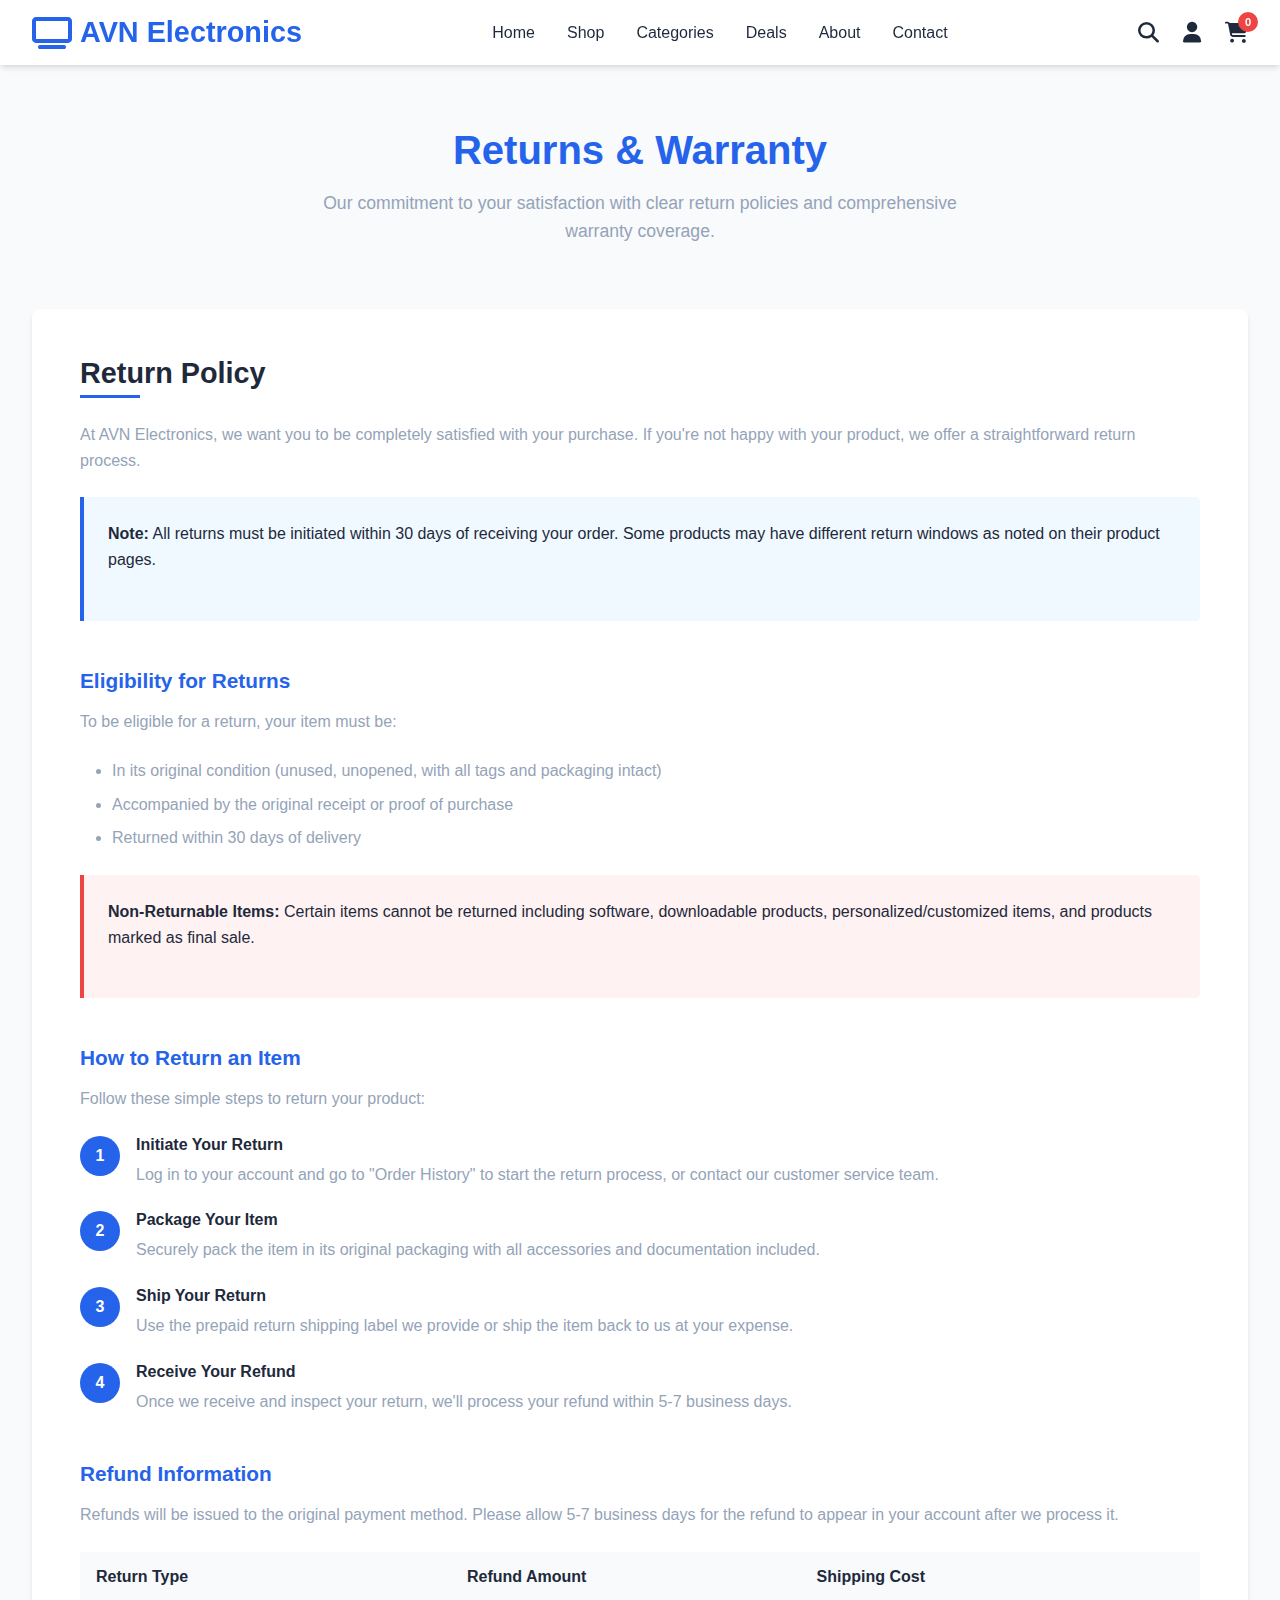
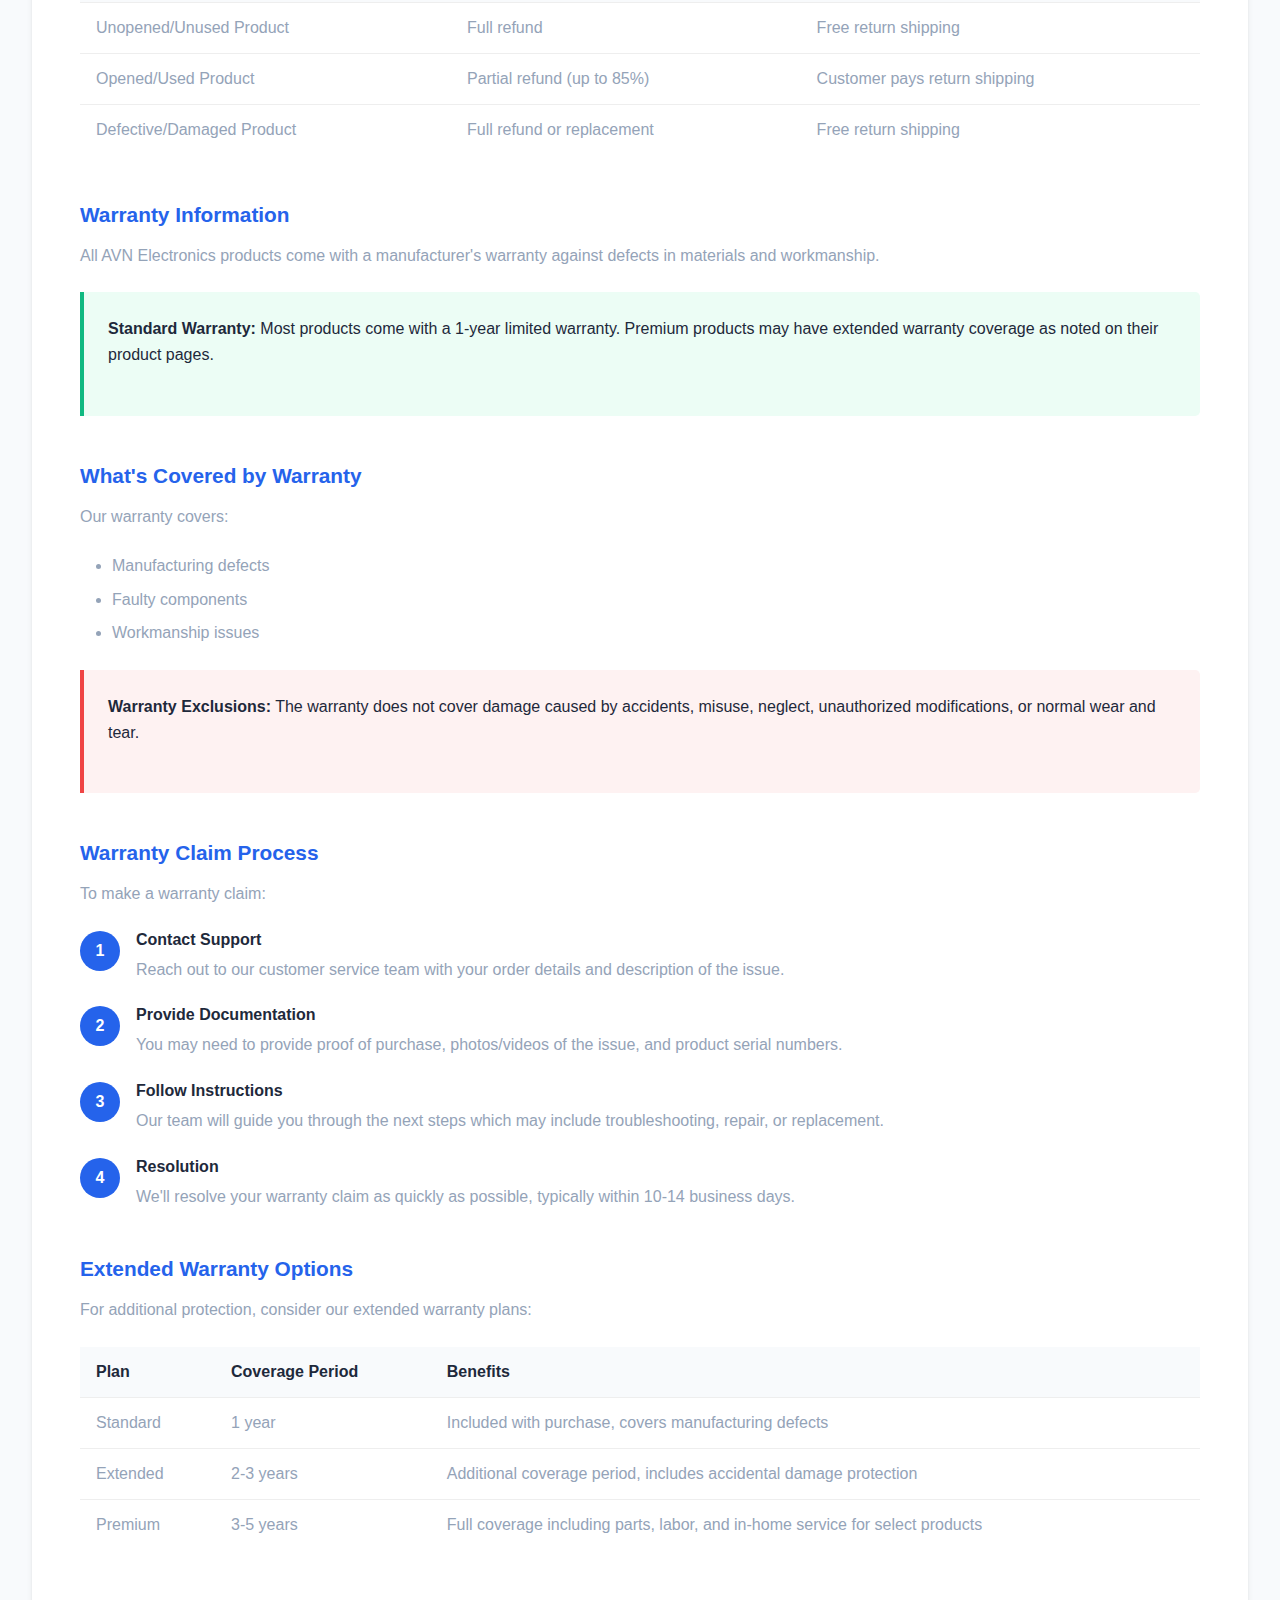
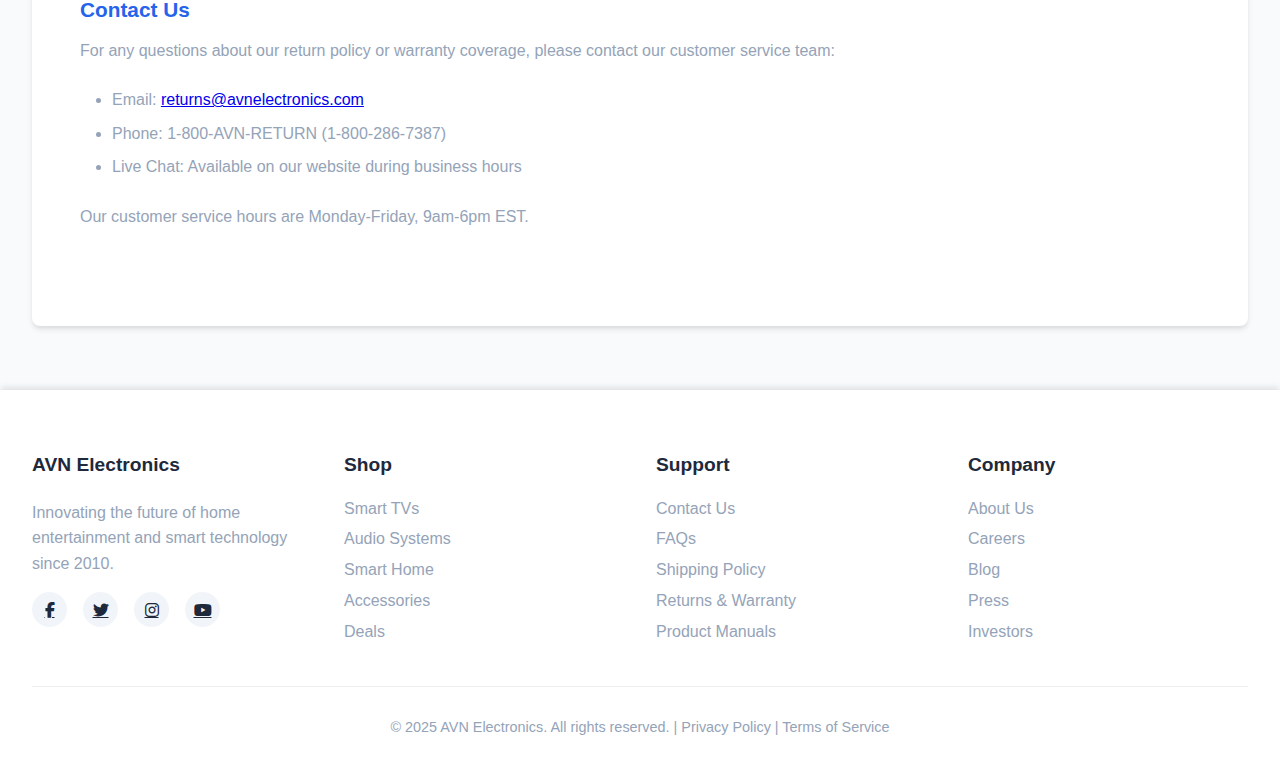
<file: warranty.html>
<!DOCTYPE html>
<html lang="en">
<head>
    <meta charset="UTF-8">
    <meta name="viewport" content="width=device-width, initial-scale=1.0">
    <title>Returns & Warranty - AVN Electronics</title>
    <link rel="stylesheet" href="https://cdnjs.cloudflare.com/ajax/libs/font-awesome/6.4.0/css/all.min.css">
    <style>
        :root {
            --primary: #2563eb;
            --primary-dark: #1d4ed8;
            --dark: #1e293b;
            --light: #f8fafc;
            --gray: #94a3b8;
            --red: #ef4444;
            --green: #10b981;
            --shadow: 0 4px 6px -1px rgba(0, 0, 0, 0.1), 0 2px 4px -1px rgba(0, 0, 0, 0.06);
            --transition: all 0.3s ease;
        }

        * {
            margin: 0;
            padding: 0;
            box-sizing: border-box;
            font-family: 'Segoe UI', Tahoma, Geneva, Verdana, sans-serif;
        }

        html {
            scroll-behavior: smooth;
        }

        body {
            background-color: var(--light);
            color: var(--dark);
            overflow-x: hidden;
        }

        /* Header Styles */
        header {
            background-color: white;
            box-shadow: var(--shadow);
            position: fixed;
            width: 100%;
            top: 0;
            z-index: 1000;
            padding: 1rem 2rem;
        }

        .navbar {
            display: flex;
            justify-content: space-between;
            align-items: center;
            max-width: 1400px;
            margin: 0 auto;
        }

        .logo {
            font-size: 1.8rem;
            font-weight: 700;
            color: var(--primary);
            text-decoration: none;
            display: flex;
            align-items: center;
            gap: 0.5rem;
        }

        .logo i {
            font-size: 2rem;
        }

        .nav-links {
            display: flex;
            gap: 2rem;
        }

        .nav-links a {
            text-decoration: none;
            color: var(--dark);
            font-weight: 500;
            transition: var(--transition);
            position: relative;
        }

        .nav-links a:hover {
            color: var(--primary);
        }

        .nav-links a::after {
            content: '';
            position: absolute;
            bottom: -5px;
            left: 0;
            width: 0;
            height: 2px;
            background-color: var(--primary);
            transition: var(--transition);
        }

        .nav-links a:hover::after {
            width: 100%;
        }

        .nav-actions {
            display: flex;
            gap: 1.5rem;
            align-items: center;
        }

        .nav-actions i {
            font-size: 1.3rem;
            cursor: pointer;
            transition: var(--transition);
        }

        .nav-actions i:hover {
            color: var(--primary);
        }

        .cart-count {
            position: absolute;
            top: -10px;
            right: -10px;
            background-color: var(--red);
            color: white;
            border-radius: 50%;
            width: 20px;
            height: 20px;
            display: flex;
            align-items: center;
            justify-content: center;
            font-size: 0.7rem;
            font-weight: bold;
        }

        .cart-icon {
            position: relative;
        }

        .mobile-menu-btn {
            display: none;
            background: none;
            border: none;
            font-size: 1.5rem;
            cursor: pointer;
            color: var(--dark);
        }

        /* Main Content */
        .returns-container {
            max-width: 1400px;
            margin: 0 auto;
            padding: 8rem 2rem 4rem;
        }

        /* Hero Section */
        .returns-hero {
            text-align: center;
            margin-bottom: 4rem;
        }

        .returns-hero h1 {
            font-size: 2.5rem;
            margin-bottom: 1rem;
            color: var(--primary);
        }

        .returns-hero p {
            color: var(--gray);
            font-size: 1.1rem;
            max-width: 700px;
            margin: 0 auto;
            line-height: 1.6;
        }

        /* Returns Content */
        .returns-content {
            background-color: white;
            border-radius: 0.5rem;
            padding: 3rem;
            box-shadow: var(--shadow);
        }

        .section-title {
            font-size: 1.8rem;
            margin-bottom: 1.5rem;
            color: var(--dark);
            position: relative;
            padding-bottom: 0.5rem;
        }

        .section-title::after {
            content: '';
            position: absolute;
            bottom: 0;
            left: 0;
            width: 60px;
            height: 3px;
            background-color: var(--primary);
        }

        .policy-section {
            margin-bottom: 3rem;
        }

        .policy-section h3 {
            font-size: 1.3rem;
            margin-bottom: 1rem;
            color: var(--primary);
        }

        .policy-section p {
            color: var(--gray);
            line-height: 1.6;
            margin-bottom: 1.5rem;
        }

        .policy-section ul {
            margin-left: 2rem;
            margin-bottom: 1.5rem;
        }

        .policy-section li {
            color: var(--gray);
            margin-bottom: 0.5rem;
            line-height: 1.6;
        }

        .policy-table {
            width: 100%;
            border-collapse: collapse;
            margin-bottom: 2rem;
        }

        .policy-table th, .policy-table td {
            padding: 1rem;
            text-align: left;
            border-bottom: 1px solid #eee;
        }

        .policy-table th {
            background-color: #f8fafc;
            font-weight: 600;
            color: var(--dark);
        }

        .policy-table td {
            color: var(--gray);
        }

        .policy-table tr:last-child td {
            border-bottom: none;
        }

        .note-box {
            background-color: #f0f9ff;
            border-left: 4px solid var(--primary);
            padding: 1.5rem;
            margin-bottom: 2rem;
            border-radius: 0 0.3rem 0.3rem 0;
        }

        .warning-box {
            background-color: #fef2f2;
            border-left: 4px solid var(--red);
            padding: 1.5rem;
            margin-bottom: 2rem;
            border-radius: 0 0.3rem 0.3rem 0;
        }

        .success-box {
            background-color: #ecfdf5;
            border-left: 4px solid var(--green);
            padding: 1.5rem;
            margin-bottom: 2rem;
            border-radius: 0 0.3rem 0.3rem 0;
        }

        .note-box p, .warning-box p, .success-box p {
            color: var(--dark);
            line-height: 1.6;
        }

        .process-steps {
            counter-reset: step-counter;
            margin-bottom: 2rem;
        }

        .process-step {
            position: relative;
            padding-left: 3.5rem;
            margin-bottom: 1.5rem;
            min-height: 2.5rem;
        }

        .process-step::before {
            counter-increment: step-counter;
            content: counter(step-counter);
            position: absolute;
            left: 0;
            top: 0;
            width: 2.5rem;
            height: 2.5rem;
            background-color: var(--primary);
            color: white;
            border-radius: 50%;
            display: flex;
            align-items: center;
            justify-content: center;
            font-weight: bold;
        }

        .process-step h4 {
            margin-bottom: 0.5rem;
            color: var(--dark);
        }

        .process-step p {
            color: var(--gray);
            line-height: 1.6;
        }

        /* Mobile Menu */
        .mobile-menu {
            position: fixed;
            top: 0;
            right: -100%;
            width: 80%;
            max-width: 350px;
            height: 100vh;
            background-color: white;
            box-shadow: -5px 0 15px rgba(0, 0, 0, 0.1);
            z-index: 1001;
            transition: var(--transition);
            padding: 2rem;
            overflow-y: auto;
        }

        .mobile-menu.active {
            right: 0;
        }

        .mobile-menu-header {
            display: flex;
            justify-content: space-between;
            align-items: center;
            margin-bottom: 2rem;
            padding-bottom: 1rem;
            border-bottom: 1px solid #eee;
        }

        .close-menu {
            background: none;
            border: none;
            font-size: 1.5rem;
            cursor: pointer;
            color: var(--dark);
        }

        .mobile-nav-links {
            list-style: none;
            margin-bottom: 2rem;
        }

        .mobile-nav-links li {
            margin-bottom: 1rem;
        }

        .mobile-nav-links a {
            text-decoration: none;
            color: var(--dark);
            font-size: 1.1rem;
            font-weight: 500;
            display: block;
            padding: 0.5rem 0;
            transition: var(--transition);
        }

        .mobile-nav-links a:hover {
            color: var(--primary);
            padding-left: 10px;
        }

        .mobile-nav-actions {
            display: flex;
            gap: 1rem;
            margin-top: 2rem;
        }

        /* Overlay */
        .overlay {
            position: fixed;
            top: 0;
            left: 0;
            width: 100%;
            height: 100%;
            background-color: rgba(0, 0, 0, 0.5);
            z-index: 1000;
            opacity: 0;
            pointer-events: none;
            transition: var(--transition);
        }

        .overlay.active {
            opacity: 1;
            pointer-events: all;
        }

        /* Footer */
        footer {
            background-color: white;
            padding: 4rem 2rem 2rem;
            box-shadow: 0 -4px 6px -1px rgba(0, 0, 0, 0.1);
        }

        .footer-content {
            max-width: 1400px;
            margin: 0 auto;
            display: grid;
            grid-template-columns: repeat(auto-fit, minmax(200px, 1fr));
            gap: 2rem;
            margin-bottom: 2rem;
        }

        .footer-column h3 {
            font-size: 1.2rem;
            margin-bottom: 1.5rem;
            color: var(--dark);
        }

        .footer-column p {
            color: var(--gray);
            line-height: 1.6;
            margin-bottom: 1rem;
        }

        .footer-social {
            display: flex;
            gap: 1rem;
        }

        .footer-social a {
            width: 35px;
            height: 35px;
            border-radius: 50%;
            background-color: #f1f5f9;
            display: flex;
            align-items: center;
            justify-content: center;
            color: var(--dark);
            transition: var(--transition);
        }

        .footer-social a:hover {
            background-color: var(--primary);
            color: white;
        }

        .footer-column ul {
            list-style: none;
        }

        .footer-column ul li {
            margin-bottom: 0.8rem;
        }

        .footer-column ul li a {
            text-decoration: none;
            color: var(--gray);
            transition: var(--transition);
        }

        .footer-column ul li a:hover {
            color: var(--primary);
            padding-left: 5px;
        }

        .footer-bottom {
            max-width: 1400px;
            margin: 0 auto;
            padding-top: 2rem;
            border-top: 1px solid #eee;
            text-align: center;
            color: var(--gray);
            font-size: 0.9rem;
        }

        .footer-bottom a {
            color: var(--gray);
            text-decoration: none;
            transition: var(--transition);
        }

        .footer-bottom a:hover {
            color: var(--primary);
        }

        /* Responsive Styles */
        @media (max-width: 992px) {
            .nav-links {
                display: none;
            }

            .mobile-menu-btn {
                display: block;
            }

            .returns-container {
                padding-top: 6rem;
            }

            .returns-content {
                padding: 2rem;
            }
        }

        @media (max-width: 768px) {
            .navbar {
                padding: 1rem;
            }

            .returns-hero h1 {
                font-size: 2rem;
            }

            .section-title {
                font-size: 1.5rem;
            }
        }

        @media (max-width: 576px) {
            .logo {
                font-size: 1.5rem;
            }

            .logo i {
                font-size: 1.7rem;
            }

            .returns-container {
                padding: 5rem 1rem 3rem;
            }

            .returns-hero h1 {
                font-size: 1.8rem;
            }

            .section-title {
                font-size: 1.3rem;
            }

            .returns-content {
                padding: 1.5rem;
            }

            .process-step {
                padding-left: 2.5rem;
            }

            .process-step::before {
                width: 2rem;
                height: 2rem;
                font-size: 0.9rem;
            }
        }
    </style>
</head>
<body>
    <!-- Header -->
    <header>
        <nav class="navbar">
            <a href="index.html" class="logo">
                <i class="fas fa-tv"></i>
                <span>AVN Electronics</span>
            </a>

            <div class="nav-links">
                <a href="index.html">Home</a>
                <a href="shop.html">Shop</a>
                <a href="#">Categories</a>
                <a href="deals.html">Deals</a>
                <a href="about.html">About</a>
                <a href="contact.html">Contact</a>
            </div>

            <div class="nav-actions">
                <i class="fas fa-search"></i>
                <i class="fas fa-user"></i>
                <div class="cart-icon">
                    <i class="fas fa-shopping-cart"></i>
                    <span class="cart-count">0</span>
                </div>
                <button class="mobile-menu-btn">
                    <i class="fas fa-bars"></i>
                </button>
            </div>
        </nav>
    </header>

    <!-- Mobile Menu -->
    <div class="mobile-menu">
        <div class="mobile-menu-header">
            <a href="index.html" class="logo">
                <i class="fas fa-tv"></i>
                <span>AVN Electronics</span>
            </a>
            <button class="close-menu">
                <i class="fas fa-times"></i>
            </button>
        </div>

        <ul class="mobile-nav-links">
            <li><a href="index.html">Home</a></li>
            <li><a href="shop.html">Shop</a></li>
            <li><a href="#">Categories</a></li>
            <li><a href="deals.html">Deals</a></li>
            <li><a href="about.html">About</a></li>
            <li><a href="contact.html">Contact</a></li>
        </ul>

        <div class="mobile-nav-actions">
            <a href="#" class="btn">Login</a>
            <a href="#" class="btn btn-outline">Register</a>
        </div>
    </div>
    <div class="overlay"></div>

    <!-- Main Content -->
    <main class="returns-container">
        <!-- Hero Section -->
        <section class="returns-hero">
            <h1>Returns & Warranty</h1>
            <p>Our commitment to your satisfaction with clear return policies and comprehensive warranty coverage.</p>
        </section>

        <!-- Returns Content -->
        <div class="returns-content">
            <div class="policy-section">
                <h2 class="section-title">Return Policy</h2>
                <p>At AVN Electronics, we want you to be completely satisfied with your purchase. If you're not happy with your product, we offer a straightforward return process.</p>
                
                <div class="note-box">
                    <p><strong>Note:</strong> All returns must be initiated within 30 days of receiving your order. Some products may have different return windows as noted on their product pages.</p>
                </div>
            </div>

            <div class="policy-section">
                <h3>Eligibility for Returns</h3>
                <p>To be eligible for a return, your item must be:</p>
                <ul>
                    <li>In its original condition (unused, unopened, with all tags and packaging intact)</li>
                    <li>Accompanied by the original receipt or proof of purchase</li>
                    <li>Returned within 30 days of delivery</li>
                </ul>
                
                <div class="warning-box">
                    <p><strong>Non-Returnable Items:</strong> Certain items cannot be returned including software, downloadable products, personalized/customized items, and products marked as final sale.</p>
                </div>
            </div>

            <div class="policy-section">
                <h3>How to Return an Item</h3>
                <p>Follow these simple steps to return your product:</p>
                
                <div class="process-steps">
                    <div class="process-step">
                        <h4>Initiate Your Return</h4>
                        <p>Log in to your account and go to "Order History" to start the return process, or contact our customer service team.</p>
                    </div>
                    <div class="process-step">
                        <h4>Package Your Item</h4>
                        <p>Securely pack the item in its original packaging with all accessories and documentation included.</p>
                    </div>
                    <div class="process-step">
                        <h4>Ship Your Return</h4>
                        <p>Use the prepaid return shipping label we provide or ship the item back to us at your expense.</p>
                    </div>
                    <div class="process-step">
                        <h4>Receive Your Refund</h4>
                        <p>Once we receive and inspect your return, we'll process your refund within 5-7 business days.</p>
                    </div>
                </div>
            </div>

            <div class="policy-section">
                <h3>Refund Information</h3>
                <p>Refunds will be issued to the original payment method. Please allow 5-7 business days for the refund to appear in your account after we process it.</p>
                
                <table class="policy-table">
                    <thead>
                        <tr>
                            <th>Return Type</th>
                            <th>Refund Amount</th>
                            <th>Shipping Cost</th>
                        </tr>
                    </thead>
                    <tbody>
                        <tr>
                            <td>Unopened/Unused Product</td>
                            <td>Full refund</td>
                            <td>Free return shipping</td>
                        </tr>
                        <tr>
                            <td>Opened/Used Product</td>
                            <td>Partial refund (up to 85%)</td>
                            <td>Customer pays return shipping</td>
                        </tr>
                        <tr>
                            <td>Defective/Damaged Product</td>
                            <td>Full refund or replacement</td>
                            <td>Free return shipping</td>
                        </tr>
                    </tbody>
                </table>
            </div>

            <div class="policy-section">
                <h3>Warranty Information</h3>
                <p>All AVN Electronics products come with a manufacturer's warranty against defects in materials and workmanship.</p>
                
                <div class="success-box">
                    <p><strong>Standard Warranty:</strong> Most products come with a 1-year limited warranty. Premium products may have extended warranty coverage as noted on their product pages.</p>
                </div>
            </div>

            <div class="policy-section">
                <h3>What's Covered by Warranty</h3>
                <p>Our warranty covers:</p>
                <ul>
                    <li>Manufacturing defects</li>
                    <li>Faulty components</li>
                    <li>Workmanship issues</li>
                </ul>
                
                <div class="warning-box">
                    <p><strong>Warranty Exclusions:</strong> The warranty does not cover damage caused by accidents, misuse, neglect, unauthorized modifications, or normal wear and tear.</p>
                </div>
            </div>

            <div class="policy-section">
                <h3>Warranty Claim Process</h3>
                <p>To make a warranty claim:</p>
                
                <div class="process-steps">
                    <div class="process-step">
                        <h4>Contact Support</h4>
                        <p>Reach out to our customer service team with your order details and description of the issue.</p>
                    </div>
                    <div class="process-step">
                        <h4>Provide Documentation</h4>
                        <p>You may need to provide proof of purchase, photos/videos of the issue, and product serial numbers.</p>
                    </div>
                    <div class="process-step">
                        <h4>Follow Instructions</h4>
                        <p>Our team will guide you through the next steps which may include troubleshooting, repair, or replacement.</p>
                    </div>
                    <div class="process-step">
                        <h4>Resolution</h4>
                        <p>We'll resolve your warranty claim as quickly as possible, typically within 10-14 business days.</p>
                    </div>
                </div>
            </div>

            <div class="policy-section">
                <h3>Extended Warranty Options</h3>
                <p>For additional protection, consider our extended warranty plans:</p>
                
                <table class="policy-table">
                    <thead>
                        <tr>
                            <th>Plan</th>
                            <th>Coverage Period</th>
                            <th>Benefits</th>
                        </tr>
                    </thead>
                    <tbody>
                        <tr>
                            <td>Standard</td>
                            <td>1 year</td>
                            <td>Included with purchase, covers manufacturing defects</td>
                        </tr>
                        <tr>
                            <td>Extended</td>
                            <td>2-3 years</td>
                            <td>Additional coverage period, includes accidental damage protection</td>
                        </tr>
                        <tr>
                            <td>Premium</td>
                            <td>3-5 years</td>
                            <td>Full coverage including parts, labor, and in-home service for select products</td>
                        </tr>
                    </tbody>
                </table>
            </div>

            <div class="policy-section">
                <h3>Contact Us</h3>
                <p>For any questions about our return policy or warranty coverage, please contact our customer service team:</p>
                <ul>
                    <li>Email: <a href="mailto:returns@avnelectronics.com">returns@avnelectronics.com</a></li>
                    <li>Phone: 1-800-AVN-RETURN (1-800-286-7387)</li>
                    <li>Live Chat: Available on our website during business hours</li>
                </ul>
                <p>Our customer service hours are Monday-Friday, 9am-6pm EST.</p>
            </div>
        </div>
    </main>

    <!-- Footer -->
    <footer>
        <div class="footer-content">
            <div class="footer-column">
                <h3>AVN Electronics</h3>
                <p>Innovating the future of home entertainment and smart technology since 2010.</p>
                <div class="footer-social">
                    <a href="#"><i class="fab fa-facebook-f"></i></a>
                    <a href="#"><i class="fab fa-twitter"></i></a>
                    <a href="#"><i class="fab fa-instagram"></i></a>
                    <a href="#"><i class="fab fa-youtube"></i></a>
                </div>
            </div>
            <div class="footer-column">
                <h3>Shop</h3>
                <ul>
                    <li><a href="smarttvs.html">Smart TVs</a></li>
                    <li><a href="audio.html">Audio Systems</a></li>
                    <li><a href="smarthome.html">Smart Home</a></li>
                    <li><a href="accessories.html">Accessories</a></li>
                    <li><a href="deals.html">Deals</a></li>
                </ul>
            </div>
            <div class="footer-column">
                <h3>Support</h3>
                <ul>
                    <li><a href="contact.html">Contact Us</a></li>
                    <li><a href="faqs.html">FAQs</a></li>
                    <li><a href="shippingpolicy.html">Shipping Policy</a></li>
                    <li><a href="warranty.html">Returns & Warranty</a></li>
                    <li><a href="manual.html">Product Manuals</a></li>
                </ul>
            </div>
            <div class="footer-column">
                <h3>Company</h3>
                <ul>
                    <li><a href="about.html">About Us</a></li>
                    <li><a href="careers.html">Careers</a></li>
                    <li><a href="blog.html">Blog</a></li>
                    <li><a href="press.html">Press</a></li>
                    <li><a href="investors.html">Investors</a></li>
                </ul>
            </div>
        </div>
        <div class="footer-bottom">
            <p>&copy; 2025 AVN Electronics. All rights reserved. | <a href="privacypolicy.html">Privacy Policy</a> | <a href="termsofservice.html">Terms of Service</a></p>
        </div>
    </footer>

    <script>
        // Mobile Menu Toggle
        const mobileMenuBtn = document.querySelector('.mobile-menu-btn');
        const mobileMenu = document.querySelector('.mobile-menu');
        const closeMenuBtn = document.querySelector('.close-menu');
        const overlay = document.querySelector('.overlay');

        mobileMenuBtn.addEventListener('click', () => {
            mobileMenu.classList.add('active');
            overlay.classList.add('active');
            document.body.style.overflow = 'hidden';
        });

        closeMenuBtn.addEventListener('click', () => {
            mobileMenu.classList.remove('active');
            overlay.classList.remove('active');
            document.body.style.overflow = '';
        });

        overlay.addEventListener('click', () => {
            mobileMenu.classList.remove('active');
            overlay.classList.remove('active');
            document.body.style.overflow = '';
        });
    </script>
</body>
</html>
</file>
<file: style.css>
:root {
    --primary: #2563eb;
    --primary-dark: #1d4ed8;
    --dark: #1e293b;
    --light: #f8fafc;
    --gray: #94a3b8;
    --red: #ef4444;
    --shadow: 0 4px 6px -1px rgba(0, 0, 0, 0.1), 0 2px 4px -1px rgba(0, 0, 0, 0.06);
    --transition: all 0.3s ease;
}

* {
    margin: 0;
    padding: 0;
    box-sizing: border-box;
    font-family: 'Segoe UI', Tahoma, Geneva, Verdana, sans-serif;
}

html {
    scroll-behavior: smooth;
}

body {
    background-color: var(--light);
    color: var(--dark);
    overflow-x: hidden;
}

/* Header Styles */
header {
    background-color: white;
    box-shadow: var(--shadow);
    position: fixed;
    width: 100%;
    top: 0;
    z-index: 1000;
    padding: 1rem 2rem;
}

.navbar {
    display: flex;
    justify-content: space-between;
    align-items: center;
    max-width: 1400px;
    margin: 0 auto;
}

.logo {
    font-size: 1.8rem;
    font-weight: 700;
    color: var(--primary);
    text-decoration: none;
    display: flex;
    align-items: center;
    gap: 0.5rem;
}

.logo i {
    font-size: 2rem;
}

.nav-links {
    display: flex;
    gap: 2rem;
}

.nav-links a {
    text-decoration: none;
    color: var(--dark);
    font-weight: 500;
    transition: var(--transition);
    position: relative;
}

.nav-links a:hover {
    color: var(--primary);
}

.nav-links a::after {
    content: '';
    position: absolute;
    bottom: -5px;
    left: 0;
    width: 0;
    height: 2px;
    background-color: var(--primary);
    transition: var(--transition);
}

.nav-links a:hover::after {
    width: 100%;
}

.nav-actions {
    display: flex;
    gap: 1.5rem;
    align-items: center;
}

.nav-actions i {
    font-size: 1.3rem;
    cursor: pointer;
    transition: var(--transition);
}

.nav-actions i:hover {
    color: var(--primary);
}

.cart-count {
    position: absolute;
    top: -10px;
    right: -10px;
    background-color: var(--red);
    color: white;
    border-radius: 50%;
    width: 20px;
    height: 20px;
    display: flex;
    align-items: center;
    justify-content: center;
    font-size: 0.7rem;
    font-weight: bold;
}

.cart-icon {
    position: relative;
}

.mobile-menu-btn {
    display: none;
    background: none;
    border: none;
    font-size: 1.5rem;
    cursor: pointer;
    color: var(--dark);
}

/* Hero Section */
.hero {
    display: flex;
    align-items: center;
    justify-content: space-between;
    padding: 8rem 2rem 4rem;
    max-width: 1400px;
    margin: 0 auto;
}

.hero-content {
    flex: 1;
    max-width: 600px;
}

.hero-content h1 {
    font-size: 3rem;
    margin-bottom: 1.5rem;
    line-height: 1.2;
}

.hero-content p {
    font-size: 1.2rem;
    color: var(--gray);
    margin-bottom: 2rem;
}

.hero-buttons {
    display: flex;
    gap: 1rem;
}

.hero-image {
    flex: 1;
    display: flex;
    justify-content: center;
}

.hero-image img {
    max-width: 100%;
    height: auto;
    animation: float 3s ease-in-out infinite;
}

@keyframes float {
    0%, 100% { transform: translateY(0); }
    50% { transform: translateY(-20px); }
}

/* Button Styles */
.btn {
    padding: 0.8rem 1.5rem;
    border-radius: 0.3rem;
    font-weight: 500;
    cursor: pointer;
    transition: var(--transition);
    text-decoration: none;
    display: inline-block;
    text-align: center;
}

.btn-primary {
    background-color: var(--primary);
    color: white;
    border: none;
}

.btn-primary:hover {
    background-color: var(--primary-dark);
}

.btn-outline {
    background-color: transparent;
    color: var(--primary);
    border: 2px solid var(--primary);
}

.btn-outline:hover {
    background-color: var(--primary);
    color: white;
}

.btn-white {
    background-color: white;
    color: var(--primary);
    border: none;
}

.btn-white:hover {
    background-color: var(--light);
}

/* Section Styles */
section {
    padding: 4rem 2rem;
    max-width: 1400px;
    margin: 0 auto;
}

.section-title {
    font-size: 2rem;
    margin-bottom: 2rem;
    text-align: center;
    position: relative;
}

.section-title::after {
    content: '';
    position: absolute;
    bottom: -10px;
    left: 50%;
    transform: translateX(-50%);
    width: 80px;
    height: 3px;
    background-color: var(--primary);
}

.section-header {
    display: flex;
    justify-content: space-between;
    align-items: center;
    margin-bottom: 2rem;
}

.view-all {
    color: var(--primary);
    text-decoration: none;
    font-weight: 500;
    transition: var(--transition);
}

.view-all:hover {
    text-decoration: underline;
}

/* Featured Categories */
.categories-grid {
    display: grid;
    grid-template-columns: repeat(auto-fit, minmax(250px, 1fr));
    gap: 2rem;
}

.category-card {
    text-decoration: none;
    color: var(--dark);
    transition: var(--transition);
    text-align: center;
}

.category-card:hover {
    transform: translateY(-5px);
}

.category-image {
    height: 200px;
    border-radius: 0.5rem;
    overflow: hidden;
    margin-bottom: 1rem;
    box-shadow: var(--shadow);
}

.category-image img {
    width: 100%;
    height: 100%;
    object-fit: cover;
    transition: var(--transition);
}

.category-card:hover .category-image img {
    transform: scale(1.05);
}

.category-card h3 {
    font-size: 1.2rem;
}

/* Products Grid */
.products-grid {
    display: grid;
    grid-template-columns: repeat(auto-fill, minmax(280px, 1fr));
    gap: 2rem;
}

.product-card {
    background-color: white;
    border-radius: 0.5rem;
    overflow: hidden;
    box-shadow: var(--shadow);
    transition: var(--transition);
}

.product-card:hover {
    transform: translateY(-5px);
    box-shadow: 0 10px 15px -3px rgba(0, 0, 0, 0.1), 0 4px 6px -2px rgba(0, 0, 0, 0.05);
}

.product-image {
    height: 200px;
    position: relative;
    overflow: hidden;
}

.product-image img {
    width: 100%;
    height: 100%;
    object-fit: contain;
    transition: var(--transition);
}

.product-card:hover .product-image img {
    transform: scale(1.05);
}

.product-badge {
    position: absolute;
    top: 1rem;
    left: 1rem;
    background-color: var(--red);
    color: white;
    padding: 0.3rem 0.7rem;
    border-radius: 2rem;
    font-size: 0.8rem;
    font-weight: 500;
}

.product-info {
    padding: 1.5rem;
}

.product-title {
    font-size: 1.1rem;
    margin-bottom: 0.5rem;
    font-weight: 600;
}

.product-price {
    display: flex;
    align-items: center;
    gap: 0.5rem;
    margin-bottom: 1rem;
}

.current-price {
    font-size: 1.2rem;
    font-weight: 700;
    color: var(--primary);
}

.old-price {
    font-size: 0.9rem;
    color: var(--gray);
    text-decoration: line-through;
}

.add-to-cart {
    width: 100%;
    padding: 0.7rem;
    background-color: var(--primary);
    color: white;
    border: none;
    border-radius: 0.3rem;
    font-weight: 500;
    cursor: pointer;
    transition: var(--transition);
    display: flex;
    align-items: center;
    justify-content: center;
    gap: 0.5rem;
}

.add-to-cart:hover {
    background-color: var(--primary-dark);
}

/* Banner Section */
.banner {
    background-color: var(--primary);
    color: white;
    padding: 4rem 2rem;
    text-align: center;
    margin: 4rem 0;
    border-radius: 0.5rem;
}

.banner h2 {
    font-size: 2.5rem;
    margin-bottom: 1rem;
}

.banner p {
    font-size: 1.2rem;
    margin-bottom: 2rem;
    opacity: 0.9;
}

/* Why Choose Us */
.features-grid {
    display: grid;
    grid-template-columns: repeat(auto-fit, minmax(250px, 1fr));
    gap: 2rem;
    margin-top: 3rem;
}

.feature-card {
    text-align: center;
    padding: 2rem;
    background-color: white;
    border-radius: 0.5rem;
    box-shadow: var(--shadow);
    transition: var(--transition);
}

.feature-card:hover {
    transform: translateY(-5px);
}

.feature-card i {
    font-size: 2.5rem;
    color: var(--primary);
    margin-bottom: 1.5rem;
}

.feature-card h3 {
    font-size: 1.2rem;
    margin-bottom: 0.5rem;
}

.feature-card p {
    color: var(--gray);
}

/* Testimonials */
.testimonials-grid {
    display: grid;
    grid-template-columns: repeat(auto-fit, minmax(300px, 1fr));
    gap: 2rem;
    margin-top: 3rem;
}

.testimonial-card {
    background-color: white;
    padding: 2rem;
    border-radius: 0.5rem;
    box-shadow: var(--shadow);
}

.testimonial-rating {
    color: #f59e0b;
    margin-bottom: 1rem;
}

.testimonial-text {
    font-style: italic;
    margin-bottom: 1.5rem;
    line-height: 1.6;
}

.testimonial-author {
    display: flex;
    align-items: center;
    gap: 1rem;
}

.testimonial-author img {
    width: 50px;
    height: 50px;
    border-radius: 50%;
    object-fit: cover;
}

/* Newsletter */
.newsletter {
    background-color: var(--dark);
    color: white;
    padding: 4rem 2rem;
    text-align: center;
    border-radius: 0.5rem;
    margin: 4rem 0;
}

.newsletter h2 {
    font-size: 2rem;
    margin-bottom: 1rem;
}

.newsletter p {
    font-size: 1.1rem;
    margin-bottom: 2rem;
    opacity: 0.8;
}

.newsletter-form {
    display: flex;
    max-width: 500px;
    margin: 0 auto;
}

.newsletter-form input {
    flex: 1;
    padding: 0.8rem 1rem;
    border: none;
    border-radius: 0.3rem 0 0 0.3rem;
    font-size: 1rem;
}

.newsletter-form button {
    border-radius: 0 0.3rem 0.3rem 0;
}

/* Cart Sidebar */
.cart-sidebar {
    position: fixed;
    top: 0;
    right: -100%;
    width: 100%;
    max-width: 450px;
    height: 100vh;
    background-color: white;
    box-shadow: -5px 0 15px rgba(0, 0, 0, 0.1);
    z-index: 1001;
    transition: var(--transition);
    padding: 2rem;
    overflow-y: auto;
    display: flex;
    flex-direction: column;
}

.cart-sidebar.active {
    right: 0;
}

.cart-header {
    display: flex;
    justify-content: space-between;
    align-items: center;
    margin-bottom: 2rem;
    padding-bottom: 1rem;
    border-bottom: 1px solid #eee;
}

.close-cart {
    background: none;
    border: none;
    font-size: 1.5rem;
    cursor: pointer;
    color: var(--dark);
}

.cart-items {
    flex: 1;
    overflow-y: auto;
    margin-bottom: 1.5rem;
}

.cart-item {
    display: flex;
    gap: 1rem;
    margin-bottom: 1.5rem;
    padding-bottom: 1.5rem;
    border-bottom: 1px solid #eee;
}

.cart-item-img {
    width: 80px;
    height: 80px;
    border-radius: 0.3rem;
    overflow: hidden;
    flex-shrink: 0;
}

.cart-item-img img {
    width: 100%;
    height: 100%;
    object-fit: cover;
}

.cart-item-details {
    flex: 1;
}

.cart-item-title {
    font-size: 1rem;
    margin-bottom: 0.5rem;
    font-weight: 500;
}

.cart-item-price {
    font-weight: 600;
    color: var(--primary);
    margin-bottom: 0.5rem;
}

.cart-item-actions {
    display: flex;
    align-items: center;
    gap: 0.5rem;
}

.quantity-btn {
    width: 25px;
    height: 25px;
    border-radius: 50%;
    border: 1px solid #ddd;
    background-color: white;
    display: flex;
    align-items: center;
    justify-content: center;
    cursor: pointer;
    transition: var(--transition);
}

.quantity-btn:hover {
    border-color: var(--primary);
    color: var(--primary);
}

.quantity {
    width: 30px;
    text-align: center;
}

.remove-item {
    margin-left: auto;
    color: var(--red);
    cursor: pointer;
    transition: var(--transition);
}

.remove-item:hover {
    transform: scale(1.1);
}

.cart-total {
    padding: 1.5rem 0;
    border-top: 1px solid #eee;
    border-bottom: 1px solid #eee;
    margin-bottom: 1.5rem;
}

.cart-total-row {
    display: flex;
    justify-content: space-between;
    margin-bottom: 0.5rem;
}

.cart-total-row:last-child {
    font-weight: 600;
    font-size: 1.1rem;
    margin-top: 0.5rem;
}

.checkout-btn {
    width: 100%;
    padding: 1rem;
    background-color: var(--primary);
    color: white;
    border: none;
    border-radius: 0.3rem;
    font-weight: 500;
    cursor: pointer;
    transition: var(--transition);
    display: flex;
    align-items: center;
    justify-content: center;
    gap: 0.5rem;
}

.checkout-btn:hover {
    background-color: var(--primary-dark);
}

.empty-cart {
    display: flex;
    flex-direction: column;
    align-items: center;
    justify-content: center;
    height: 100%;
    text-align: center;
}

.empty-cart i {
    font-size: 3rem;
    color: var(--gray);
    margin-bottom: 1rem;
}

/* Notification */
.notification {
    position: fixed;
    top: 20px;
    right: 20px;
    background-color: var(--primary);
    color: white;
    padding: 1rem 1.5rem;
    border-radius: 0.5rem;
    box-shadow: var(--shadow);
    transform: translateX(150%);
    transition: var(--transition);
    z-index: 1002;
    display: flex;
    align-items: center;
    gap: 0.5rem;
}

.notification.active {
    transform: translateX(0);
}

.notification.success {
    background-color: #10b981;
}

.notification.error {
    background-color: var(--red);
}

/* Overlay */
.overlay {
    position: fixed;
    top: 0;
    left: 0;
    width: 100%;
    height: 100%;
    background-color: rgba(0, 0, 0, 0.5);
    z-index: 1000;
    opacity: 0;
    pointer-events: none;
    transition: var(--transition);
}

.overlay.active {
    opacity: 1;
    pointer-events: all;
}

/* Mobile Menu */
.mobile-menu {
    position: fixed;
    top: 0;
    right: -100%;
    width: 80%;
    max-width: 350px;
    height: 100vh;
    background-color: white;
    box-shadow: -5px 0 15px rgba(0, 0, 0, 0.1);
    z-index: 1001;
    transition: var(--transition);
    padding: 2rem;
    overflow-y: auto;
}

.mobile-menu.active {
    right: 0;
}

.mobile-menu-header {
    display: flex;
    justify-content: space-between;
    align-items: center;
    margin-bottom: 2rem;
    padding-bottom: 1rem;
    border-bottom: 1px solid #eee;
}

.close-menu {
    background: none;
    border: none;
    font-size: 1.5rem;
    cursor: pointer;
    color: var(--dark);
}

.mobile-nav-links {
    list-style: none;
    margin-bottom: 2rem;
}

.mobile-nav-links li {
    margin-bottom: 1rem;
}

.mobile-nav-links a {
    text-decoration: none;
    color: var(--dark);
    font-size: 1.1rem;
    font-weight: 500;
    display: block;
    padding: 0.5rem 0;
    transition: var(--transition);
}

.mobile-nav-links a:hover {
    color: var(--primary);
    padding-left: 10px;
}

.mobile-nav-actions {
    display: flex;
    gap: 1rem;
    margin-top: 2rem;
}

/* Footer */
footer {
    background-color: var(--dark);
    color: white;
    padding: 4rem 2rem 2rem;
}

.footer-content {
    max-width: 1400px;
    margin: 0 auto;
    display: grid;
    grid-template-columns: repeat(auto-fit, minmax(200px, 1fr));
    gap: 3rem;
    margin-bottom: 3rem;
}

.footer-column h3 {
    font-size: 1.2rem;
    margin-bottom: 1.5rem;
    position: relative;
    padding-bottom: 0.5rem;
}

.footer-column h3::after {
    content: '';
    position: absolute;
    bottom: 0;
    left: 0;
    width: 40px;
    height: 2px;
    background-color: var(--primary);
}

.footer-column ul {
    list-style: none;
}

.footer-column ul li {
    margin-bottom: 0.8rem;
}

.footer-column ul li a {
    color: var(--gray);
    text-decoration: none;
    transition: var(--transition);
}

.footer-column ul li a:hover {
    color: white;
    padding-left: 5px;
}

.footer-social {
    display: flex;
    gap: 1rem;
    margin-top: 1.5rem;
}

.footer-social a {
    display: flex;
    align-items: center;
    justify-content: center;
    width: 40px;
    height: 40px;
    background-color: rgba(255, 255, 255, 0.1);
    border-radius: 50%;
    transition: var(--transition);
}

.footer-social a:hover {
    background-color: var(--primary);
    transform: translateY(-3px);
}

.footer-bottom {
    max-width: 1400px;
    margin: 0 auto;
    padding-top: 2rem;
    border-top: 1px solid rgba(255, 255, 255, 0.1);
    text-align: center;
    color: var(--gray);
    font-size: 0.9rem;
}

/* Responsive Styles */
@media (max-width: 992px) {
    .nav-links {
        display: none;
    }

    .mobile-menu-btn {
        display: block;
    }

    .hero {
        flex-direction: column;
        text-align: center;
        padding-top: 6rem;
    }

    .hero-content {
        margin-bottom: 3rem;
    }

    .hero-buttons {
        justify-content: center;
    }
}

@media (max-width: 768px) {
    .section-title {
        font-size: 1.8rem;
    }

    .hero-content h1 {
        font-size: 2.5rem;
    }

    .banner h2 {
        font-size: 2rem;
    }

    .newsletter-form {
        flex-direction: column;
        gap: 1rem;
    }

    .newsletter-form input,
    .newsletter-form button {
        width: 100%;
        border-radius: 0.3rem;
    }
}

@media (max-width: 576px) {
    .navbar {
        padding: 1rem;
    }

    .logo {
        font-size: 1.5rem;
    }

    .logo i {
        font-size: 1.7rem;
    }

    section {
        padding: 3rem 1rem;
    }

    .hero-content h1 {
        font-size: 2rem;
    }

    .hero-content p {
        font-size: 1rem;
    }

    .btn {
        padding: 0.7rem 1rem;
        font-size: 0.9rem;
    }
}
</file>
